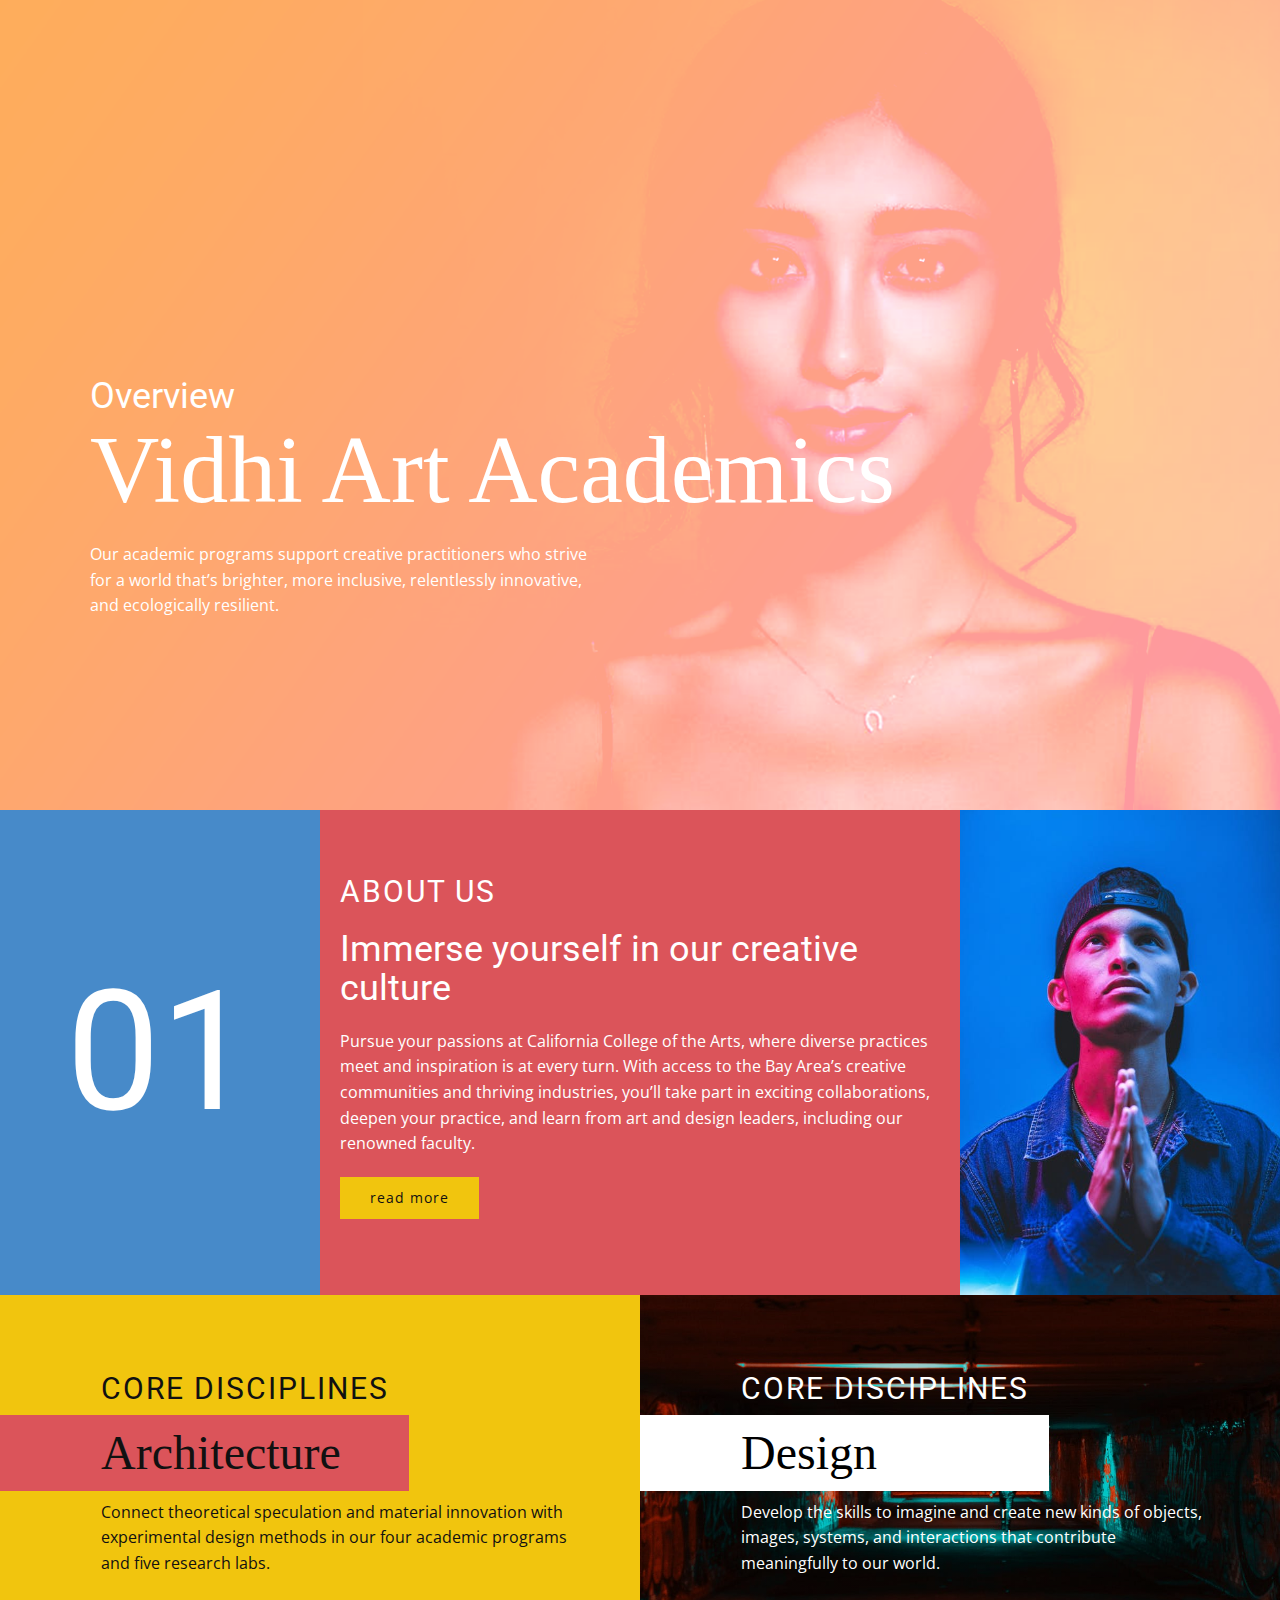
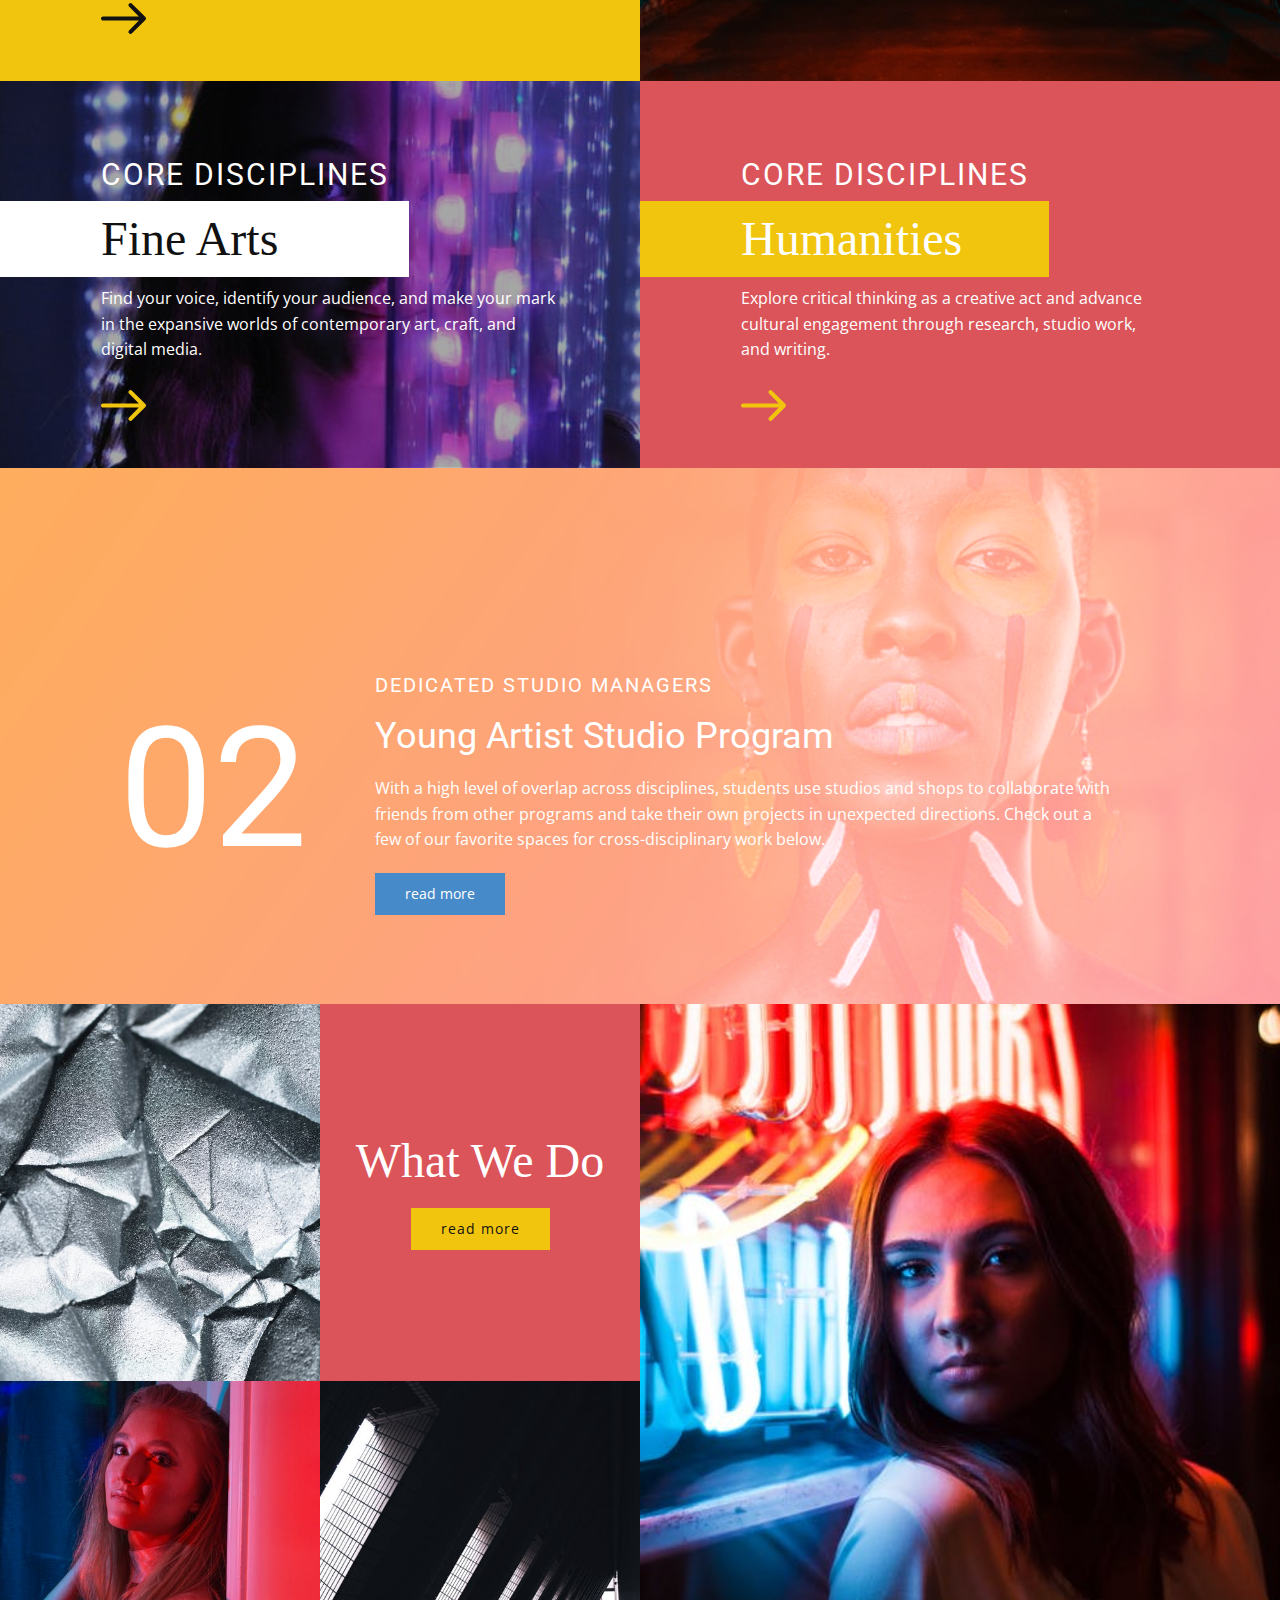
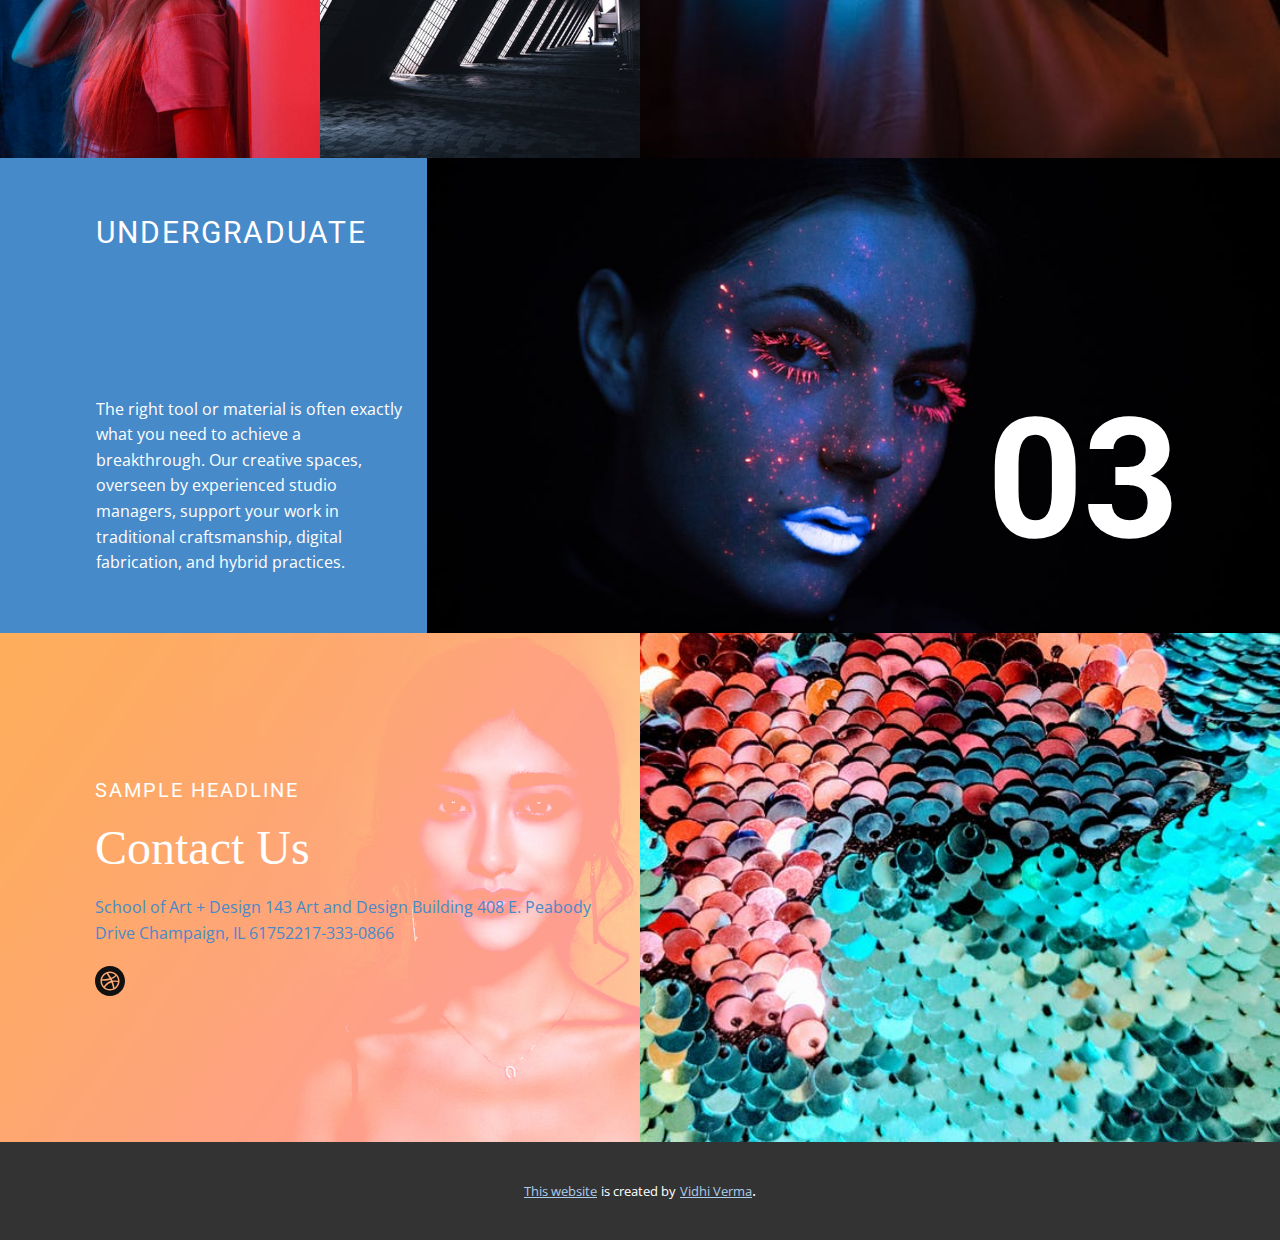
<file: index.html>
<!DOCTYPE html>
<html style="font-size: 16px;">
  <head>
    <meta name="viewport" content="width=device-width, initial-scale=1.0">
    <meta charset="utf-8">
    <meta name="keywords" content="Overview, Art Academics, 01, Immerse yourself in our creative culture, Architecture, Design, Fine Arts, Humanities, 02, Young Artist Studio Program, What We Do, Studios + Shops, 03, Contact Us">
    <meta name="description" content="">
    <meta name="page_type" content="np-template-header-footer-from-plugin">
    <title>Page 1</title>
    <link rel="stylesheet" href="nicepage.css" media="screen">
<link rel="stylesheet" href="Page-1.css" media="screen">
    <script class="u-script" type="text/javascript" src="jquery.js" defer=""></script>
    <script class="u-script" type="text/javascript" src="nicepage.js" defer=""></script>
    <meta name="generator" content="Nicepage 4.8.2, nicepage.com">
    <link id="u-theme-google-font" rel="stylesheet" href="https://fonts.googleapis.com/css?family=Roboto:100,100i,300,300i,400,400i,500,500i,700,700i,900,900i|Open+Sans:300,300i,400,400i,500,500i,600,600i,700,700i,800,800i">
    
    
    
    
    
    
    
    
    <script type="application/ld+json">{
		"@context": "http://schema.org",
		"@type": "Organization",
		"name": ""
}</script>
    <meta name="theme-color" content="#478ac9">
    <meta property="og:title" content="Page 1">
    <meta property="og:type" content="website">
  </head>
  <body data-home-page="Page-1.html" data-home-page-title="Page 1" class="u-body u-xl-mode"> 
    <section class="u-clearfix u-image u-section-1" id="sec-ee06">
      <div class="u-clearfix u-sheet u-sheet-1">
        <div class="u-container-style u-group u-group-1">
          <div class="u-container-layout u-container-layout-1">
            <h2 class="u-subtitle u-text u-text-white u-text-1">Overview</h2>
            <h1 class="u-custom-font u-text u-text-body-alt-color u-title u-text-2">Vidhi Art Academics</h1>
            <p class="u-text u-text-body-alt-color u-text-3">Our academic programs support creative practitioners who strive for a world that’s brighter, more inclusive, relentlessly innovative, and ecologically resilient.</p>
          </div>
        </div>
      </div>
    </section>
    <section class="u-clearfix u-section-2" id="sec-ec3b">
      <div class="u-clearfix u-expanded-width u-layout-wrap u-layout-wrap-1">
        <div class="u-gutter-0 u-layout">
          <div class="u-layout-row">
            <div class="u-container-style u-layout-cell u-left-cell u-palette-1-base u-size-15 u-layout-cell-1">
              <div class="u-container-layout u-valign-middle-md u-valign-middle-sm u-container-layout-1">
                <h1 class="u-align-center u-text u-text-1">01</h1>
              </div>
            </div>
            <div class="u-container-style u-layout-cell u-palette-2-base u-size-30 u-layout-cell-2">
              <div class="u-container-layout u-valign-middle u-container-layout-2">
                <h3 class="u-text u-text-body-alt-color u-text-2">about us</h3>
                <h2 class="u-text u-text-white u-text-3">Immerse yourself in our creative culture</h2>
                <p class="u-text u-text-body-alt-color u-text-4">Pursue your passions at California College of the Arts, where diverse practices meet and inspiration is at every turn. With access to the Bay Area’s creative communities and thriving industries, you’ll take part in exciting
                                collaborations, deepen your practice, and learn from art and design leaders, including our renowned faculty.</p>
                <a href="https://google.com" class="u-btn u-button-style u-palette-3-base u-btn-1">read more</a>
              </div>
            </div>
            <div class="u-container-style u-image u-layout-cell u-right-cell u-size-15 u-image-1">
              <div class="u-container-layout"></div>
            </div>
          </div>
        </div>
      </div>
    </section>
    <section class="u-clearfix u-section-3" id="sec-4834">
      <div class="u-clearfix u-expanded-width u-layout-wrap u-layout-wrap-1">
        <div class="u-gutter-0 u-layout">
          <div class="u-layout-col">
            <div class="u-size-30">
              <div class="u-layout-row">
                <div class="u-container-style u-layout-cell u-left-cell u-palette-3-base u-size-30 u-layout-cell-1">
                  <div class="u-container-layout u-container-layout-1">
                    <h3 class="u-text u-text-1">Core disciplines</h3>
                    <div class="u-palette-2-base u-shape u-shape-rectangle u-shape-1"></div>
                    <h2 class="u-custom-font u-text u-text-2">Architecture</h2>
                    <p class="u-text u-text-3">Connect theoretical speculation and material innovation with experimental design methods in our four academic programs and five research labs.</p><span class="u-icon u-icon-circle u-icon-1" data-href="https://google.review"><svg class="u-svg-link" preserveAspectRatio="xMidYMin slice" viewBox="0 0 268.832 268.832" style=""><use xmlns:xlink="http://www.w3.org/1999/xlink" xlink:href="#svg-3b6a"></use></svg><svg class="u-svg-content" viewBox="0 0 268.832 268.832" x="0px" y="0px" id="svg-3b6a" style="enable-background:new 0 0 268.832 268.832;"><g><path d="M265.171,125.577l-80-80c-4.881-4.881-12.797-4.881-17.678,0c-4.882,4.882-4.882,12.796,0,17.678l58.661,58.661H12.5   c-6.903,0-12.5,5.597-12.5,12.5c0,6.902,5.597,12.5,12.5,12.5h213.654l-58.659,58.661c-4.882,4.882-4.882,12.796,0,17.678   c2.44,2.439,5.64,3.661,8.839,3.661s6.398-1.222,8.839-3.661l79.998-80C270.053,138.373,270.053,130.459,265.171,125.577z"></path>
</g></svg></span>
                  </div>
                </div>
                <div class="u-container-style u-image u-layout-cell u-right-cell u-shading u-size-30 u-image-1">
                  <div class="u-container-layout u-container-layout-2">
                    <h3 class="u-text u-text-4">Core disciplines</h3>
                    <div class="u-shape u-shape-rectangle u-white u-shape-2"></div>
                    <h2 class="u-custom-font u-text u-text-black u-text-5">Design</h2>
                    <p class="u-text u-text-6">Develop the skills to imagine and create new kinds of objects, images, systems, and interactions that contribute meaningfully to our world.</p>
                  </div>
                </div>
              </div>
            </div>
            <div class="u-size-30">
              <div class="u-layout-row">
                <div class="u-container-style u-image u-layout-cell u-left-cell u-shading u-size-30 u-image-2">
                  <div class="u-container-layout u-container-layout-3">
                    <h3 class="u-text u-text-7">Core disciplines</h3>
                    <div class="u-shape u-shape-rectangle u-white u-shape-3"></div>
                    <h2 class="u-custom-font u-text u-text-body-color u-text-8">Fine Arts</h2>
                    <p class="u-text u-text-9">Find your voice, identify your audience, and make your mark in the expansive worlds of contemporary art, craft, and digital media.</p><span class="u-icon u-icon-circle u-text-palette-3-base u-icon-2"><svg class="u-svg-link" preserveAspectRatio="xMidYMin slice" viewBox="0 0 268.832 268.832" style=""><use xmlns:xlink="http://www.w3.org/1999/xlink" xlink:href="#svg-dee5"></use></svg><svg class="u-svg-content" viewBox="0 0 268.832 268.832" x="0px" y="0px" id="svg-dee5" style="enable-background:new 0 0 268.832 268.832;"><g><path d="M265.171,125.577l-80-80c-4.881-4.881-12.797-4.881-17.678,0c-4.882,4.882-4.882,12.796,0,17.678l58.661,58.661H12.5   c-6.903,0-12.5,5.597-12.5,12.5c0,6.902,5.597,12.5,12.5,12.5h213.654l-58.659,58.661c-4.882,4.882-4.882,12.796,0,17.678   c2.44,2.439,5.64,3.661,8.839,3.661s6.398-1.222,8.839-3.661l79.998-80C270.053,138.373,270.053,130.459,265.171,125.577z"></path>
</g></svg></span>
                  </div>
                </div>
                <div class="u-container-style u-layout-cell u-palette-2-base u-right-cell u-size-30 u-layout-cell-4">
                  <div class="u-container-layout u-container-layout-4">
                    <h3 class="u-text u-text-10">Core disciplines</h3>
                    <div class="u-palette-3-base u-shape u-shape-rectangle u-shape-4"></div>
                    <h2 class="u-custom-font u-text u-text-11">Humanities</h2>
                    <p class="u-text u-text-12">Explore critical thinking as a creative act and advance cultural engagement through research, studio work, and writing.</p><span class="u-icon u-icon-circle u-text-palette-3-base u-icon-3"><svg class="u-svg-link" preserveAspectRatio="xMidYMin slice" viewBox="0 0 268.832 268.832" style=""><use xmlns:xlink="http://www.w3.org/1999/xlink" xlink:href="#svg-137b"></use></svg><svg class="u-svg-content" viewBox="0 0 268.832 268.832" x="0px" y="0px" id="svg-137b" style="enable-background:new 0 0 268.832 268.832;"><g><path d="M265.171,125.577l-80-80c-4.881-4.881-12.797-4.881-17.678,0c-4.882,4.882-4.882,12.796,0,17.678l58.661,58.661H12.5   c-6.903,0-12.5,5.597-12.5,12.5c0,6.902,5.597,12.5,12.5,12.5h213.654l-58.659,58.661c-4.882,4.882-4.882,12.796,0,17.678   c2.44,2.439,5.64,3.661,8.839,3.661s6.398-1.222,8.839-3.661l79.998-80C270.053,138.373,270.053,130.459,265.171,125.577z"></path>
</g></svg></span>
                  </div>
                </div>
              </div>
            </div>
          </div>
        </div>
      </div>
    </section>
    <section class="u-clearfix u-image u-section-4" id="sec-de89">
      <div class="u-clearfix u-sheet u-sheet-1">
        <div class="u-clearfix u-expanded-width u-layout-wrap u-layout-wrap-1">
          <div class="u-layout">
            <div class="u-layout-row">
              <div class="u-align-center u-container-style u-layout-cell u-left-cell u-size-15 u-layout-cell-1">
                <div class="u-container-layout u-valign-middle u-container-layout-1">
                  <h1 class="u-text u-text-body-alt-color u-text-1">02</h1>
                </div>
              </div>
              <div class="u-align-left u-container-style u-layout-cell u-right-cell u-size-45 u-layout-cell-2">
                <div class="u-container-layout u-valign-middle u-container-layout-2">
                  <h3 class="u-text u-text-body-alt-color u-text-2">Dedicated studio managers</h3>
                  <h2 class="u-text u-text-white u-text-3">Young Artist Studio Program</h2>
                  <p class="u-text u-text-body-alt-color u-text-4">With a high level of overlap across disciplines, students use studios and shops to collaborate with friends from other programs and take their own projects in unexpected directions. Check out a few of our favorite spaces
                                    for cross-disciplinary work below.</p>
                  <a href="https://google.com" class="u-btn u-button-style u-palette-1-base u-btn-1">read more</a>
                </div>
              </div>
            </div>
          </div>
        </div>
      </div>
    </section>
    <section class="u-clearfix u-section-5" id="sec-24a5">
      <div class="u-clearfix u-expanded-width u-layout-wrap u-layout-wrap-1">
        <div class="u-layout">
          <div class="u-layout-row">
            <div class="u-size-30 u-size-60-md">
              <div class="u-layout-col">
                <div class="u-size-30">
                  <div class="u-layout-row">
                    <div class="u-container-style u-image u-layout-cell u-right-cell u-size-30 u-image-1">
                      <div class="u-container-layout"></div>
                    </div>
                    <div class="u-align-center u-container-style u-layout-cell u-palette-2-base u-size-30 u-layout-cell-2">
                      <div class="u-container-layout u-valign-middle u-container-layout-2">
                        <h2 class="u-custom-font u-text u-text-body-alt-color u-text-1">What We Do</h2>
                        <a href="https://google.com" class="u-btn u-button-style u-palette-3-base u-btn-1">read more</a>
                      </div>
                    </div>
                  </div>
                </div>
                <div class="u-size-30">
                  <div class="u-layout-row">
                    <div class="u-container-style u-image u-layout-cell u-right-cell u-size-30 u-image-2">
                      <div class="u-container-layout"></div>
                    </div>
                    <div class="u-container-style u-image u-layout-cell u-size-30 u-image-3">
                      <div class="u-container-layout"></div>
                    </div>
                  </div>
                </div>
              </div>
            </div>
            <div class="u-size-30 u-size-60-md">
              <div class="u-layout-col">
                <div class="u-container-style u-image u-layout-cell u-left-cell u-size-60 u-image-4">
                  <div class="u-container-layout"></div>
                </div>
              </div>
            </div>
          </div>
        </div>
      </div>
    </section>
    <section class="u-clearfix u-section-6" id="sec-4f94">
      <div class="u-clearfix u-expanded-width u-layout-wrap u-layout-wrap-1">
        <div class="u-gutter-0 u-layout">
          <div class="u-layout-row">
            <div class="u-container-style u-layout-cell u-left-cell u-palette-1-base u-size-20 u-layout-cell-1">
              <div class="u-container-layout u-valign-middle-lg u-valign-middle-md u-valign-middle-sm u-valign-middle-xl u-container-layout-1">
                <h3 class="u-text u-text-1">Undergraduate</h3>
                <h2 class="u-custom-font u-text u-text-2">
                  <a class="u-active-none u-border-none u-btn u-button-link u-button-style u-hover-none u-none u-text-palette-1-base u-btn-1" href="https://google.com">Studios + Shops</a>
                </h2>
                <p class="u-text u-text-3">The right tool or material is often exactly what you need to achieve a breakthrough. Our creative spaces, overseen by experienced studio managers, support your work in traditional craftsmanship, digital fabrication, and hybrid
                                practices. </p>
              </div>
            </div>
            <div class="u-container-style u-image u-layout-cell u-right-cell u-size-40 u-image-1">
              <div class="u-container-layout u-container-layout-2">
                <h2 class="u-align-center u-text u-text-body-alt-color u-text-4">03</h2>
              </div>
            </div>
          </div>
        </div>
      </div>
    </section>
    <section class="u-clearfix u-section-7" id="sec-a74b">
      <div class="u-clearfix u-expanded-width u-layout-wrap u-layout-wrap-1">
        <div class="u-layout">
          <div class="u-layout-row">
            <div class="u-container-style u-image u-layout-cell u-left-cell u-size-30 u-image-1">
              <div class="u-container-layout u-valign-middle-lg u-valign-middle-md u-valign-middle-sm u-valign-middle-xl u-container-layout-1">
                <h3 class="u-text u-text-body-alt-color u-text-1">Sample Headline</h3>
                <h2 class="u-custom-font u-text u-text-white u-text-2">Contact Us</h2>
                <p class="u-text u-text-body-alt-color u-text-3">
                  <a class="u-active-none u-border-none u-btn u-button-link u-button-style u-hover-none u-none u-text-palette-1-base u-btn-1" href="https://google.com">School of Art + Design                                143 Art and Design Building                                408 E. Peabody Drive                                Champaign, IL 61752217-333-0866</a>
                </p>
                <div class="u-social-icons u-spacing-10 u-social-icons-1">
                  <a class="u-social-url" target="_blank" href=""><span class="u-icon u-icon-circle u-social-dribbble u-social-icon u-icon-1"><svg class="u-svg-link" preserveAspectRatio="xMidYMin slice" viewBox="0 0 112.2 112.2" style="width: 30px;"><use xmlns:xlink="http://www.w3.org/1999/xlink" xlink:href="#svg-7c70"></use></svg><svg x="0px" y="0px" viewBox="0 0 112.2 112.2" style="enable-background:new 0 0 112.2 112.2;" xml:space="preserve" id="svg-7c70" class="u-svg-content"><path d="M54.2,46.1c-4.8-8.5-10-15.7-11-17.2c-8.3,4-14.5,11.6-16.5,20.8h0.3C29.7,49.8,41.2,49.5,54.2,46.1z"></path><path d="M58.2,56.2c0.3-0.1,0.7-0.2,1-0.3c-0.7-1.6-1.5-3.2-2.3-4.8c-13.4,4-26.4,4.3-30.1,4.3c-0.3,0-0.6,0-0.8,0 c0,0.2,0,0.5,0,0.7c0,7.6,2.9,14.6,7.6,19.9C34.8,74,43.1,61.1,58.2,56.2z"></path><path d="M76,33.5C70.6,28.9,63.7,26,56.1,26c-2.3,0-4.6,0.3-6.8,0.8c1.2,1.7,6.4,8.8,11.1,17.4 C70.6,40.4,75.1,34.7,76,33.5z"></path><path d="M61.3,61.3C44.8,67,38.6,78.3,37.7,80c5.1,3.9,11.5,6.3,18.4,6.3c4.1,0,8.1-0.8,11.6-2.3 C67.3,81.1,65.5,72.1,61.3,61.3C61.4,61.3,61.3,61.3,61.3,61.3z"></path><path d="M56.1,0C25.1,0,0,25.1,0,56.1c0,31,25.1,56.1,56.1,56.1c31,0,56.1-25.1,56.1-56.1C112.2,25.1,87.1,0,56.1,0z M56.1,91.7c-19.7,0-35.7-16-35.7-35.6c0-19.6,16-35.6,35.7-35.6c19.7,0,35.7,16,35.7,35.6C91.8,75.7,75.8,91.7,56.1,91.7z"></path><path d="M67.4,59.8c3.7,10.3,5.4,18.8,5.8,21.1c6.6-4.5,11.3-11.7,12.7-19.9c-1.1-0.4-6.1-1.7-12.4-1.7 C71.5,59.3,69.5,59.5,67.4,59.8z"></path><path d="M62.9,49c0.7,1.4,1.3,2.8,1.9,4.2c0.2,0.5,0.4,1,0.6,1.4c2.3-0.3,4.7-0.4,6.9-0.4c6.9,0,12.6,1.1,13.9,1.3 c-0.1-6.9-2.6-13.3-6.7-18.4C78.5,38.7,73.4,44.7,62.9,49z"></path></svg></span>
                  </a>
                </div>
              </div>
            </div>
            <div class="u-container-style u-image u-layout-cell u-right-cell u-size-30 u-image-2">
              <div class="u-container-layout"></div>
            </div>
          </div>
        </div>
      </div>
    </section>
    
    
    
    <section class="u-backlink u-clearfix u-grey-80">
      <a class="u-link" href="https://google.com/website-templates" target="_blank">
        <span>This website</span>
      </a>
      <p class="u-text">
        <span>is created by</span>
      </p>
      <a class="u-link" href="" target="_blank">
        <span>Vidhi Verma</span>
      </a>. 
    </section>
  </body>
</html>
</file>
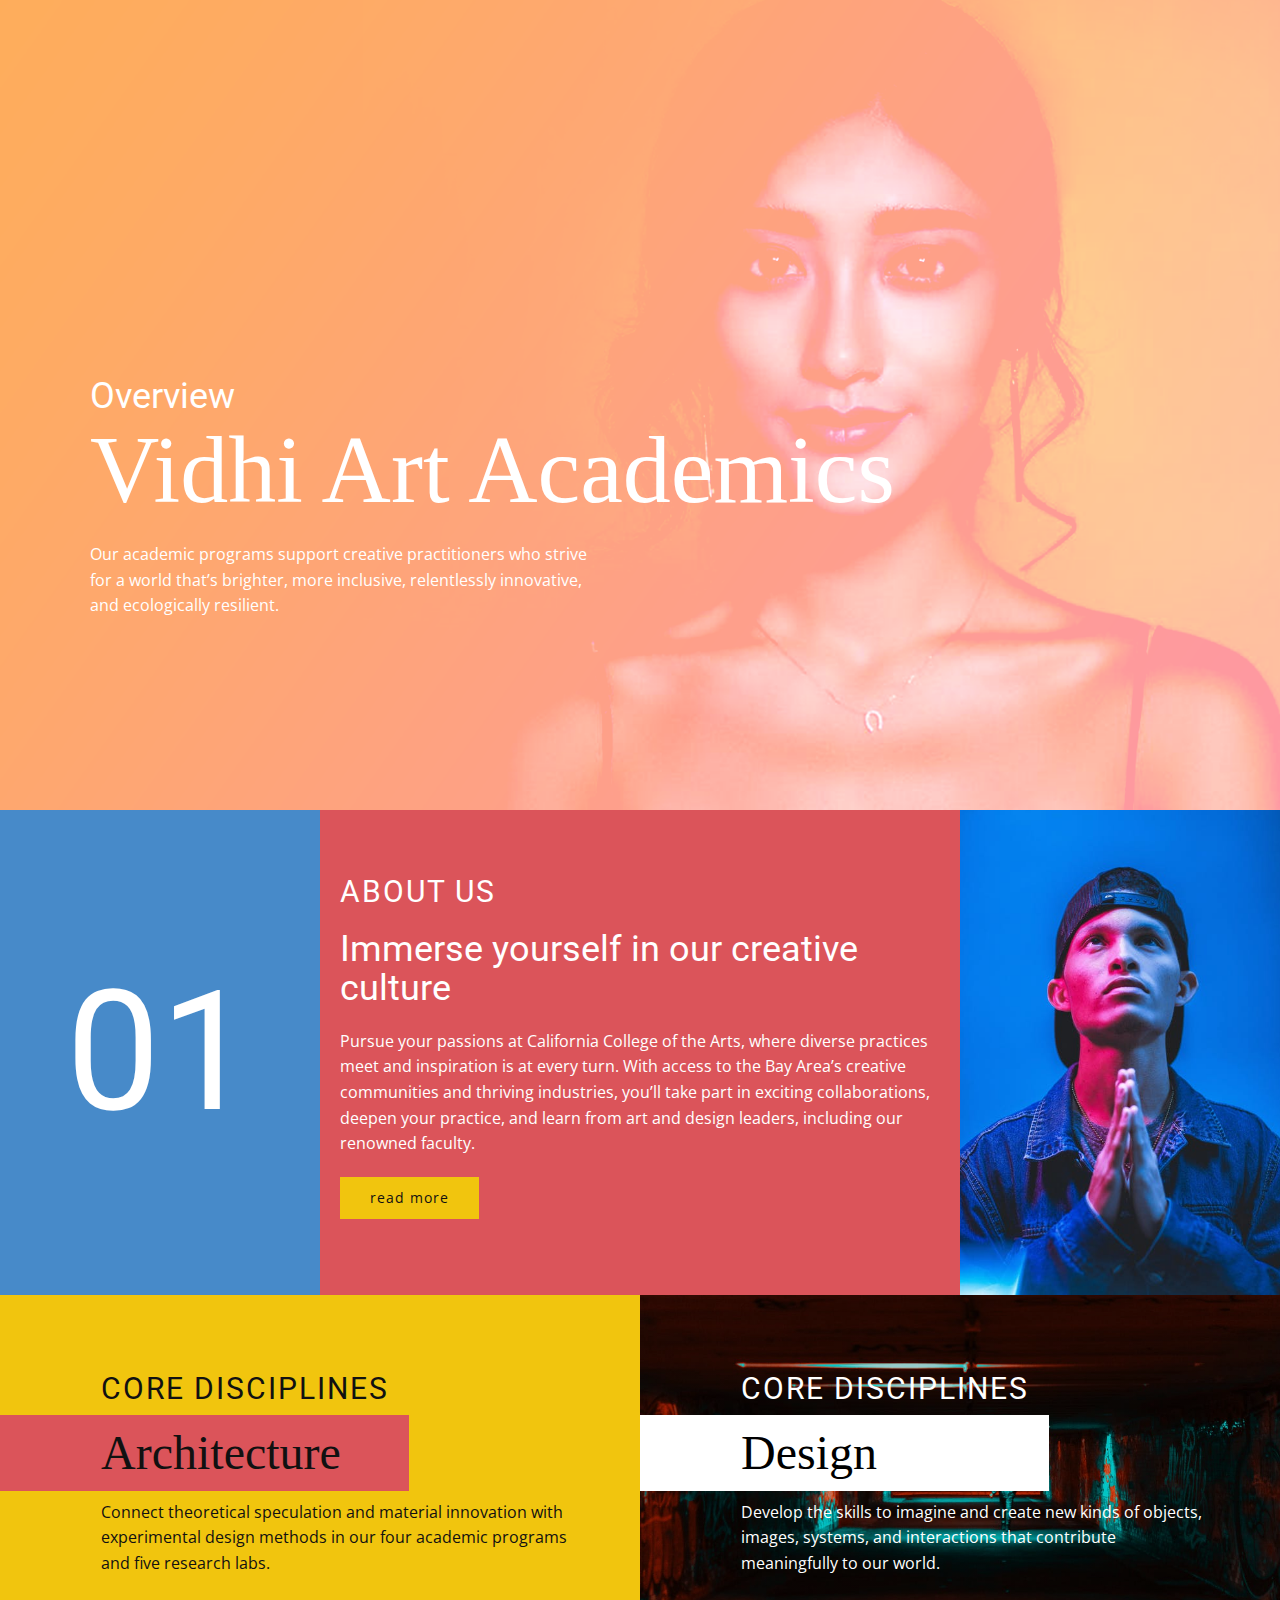
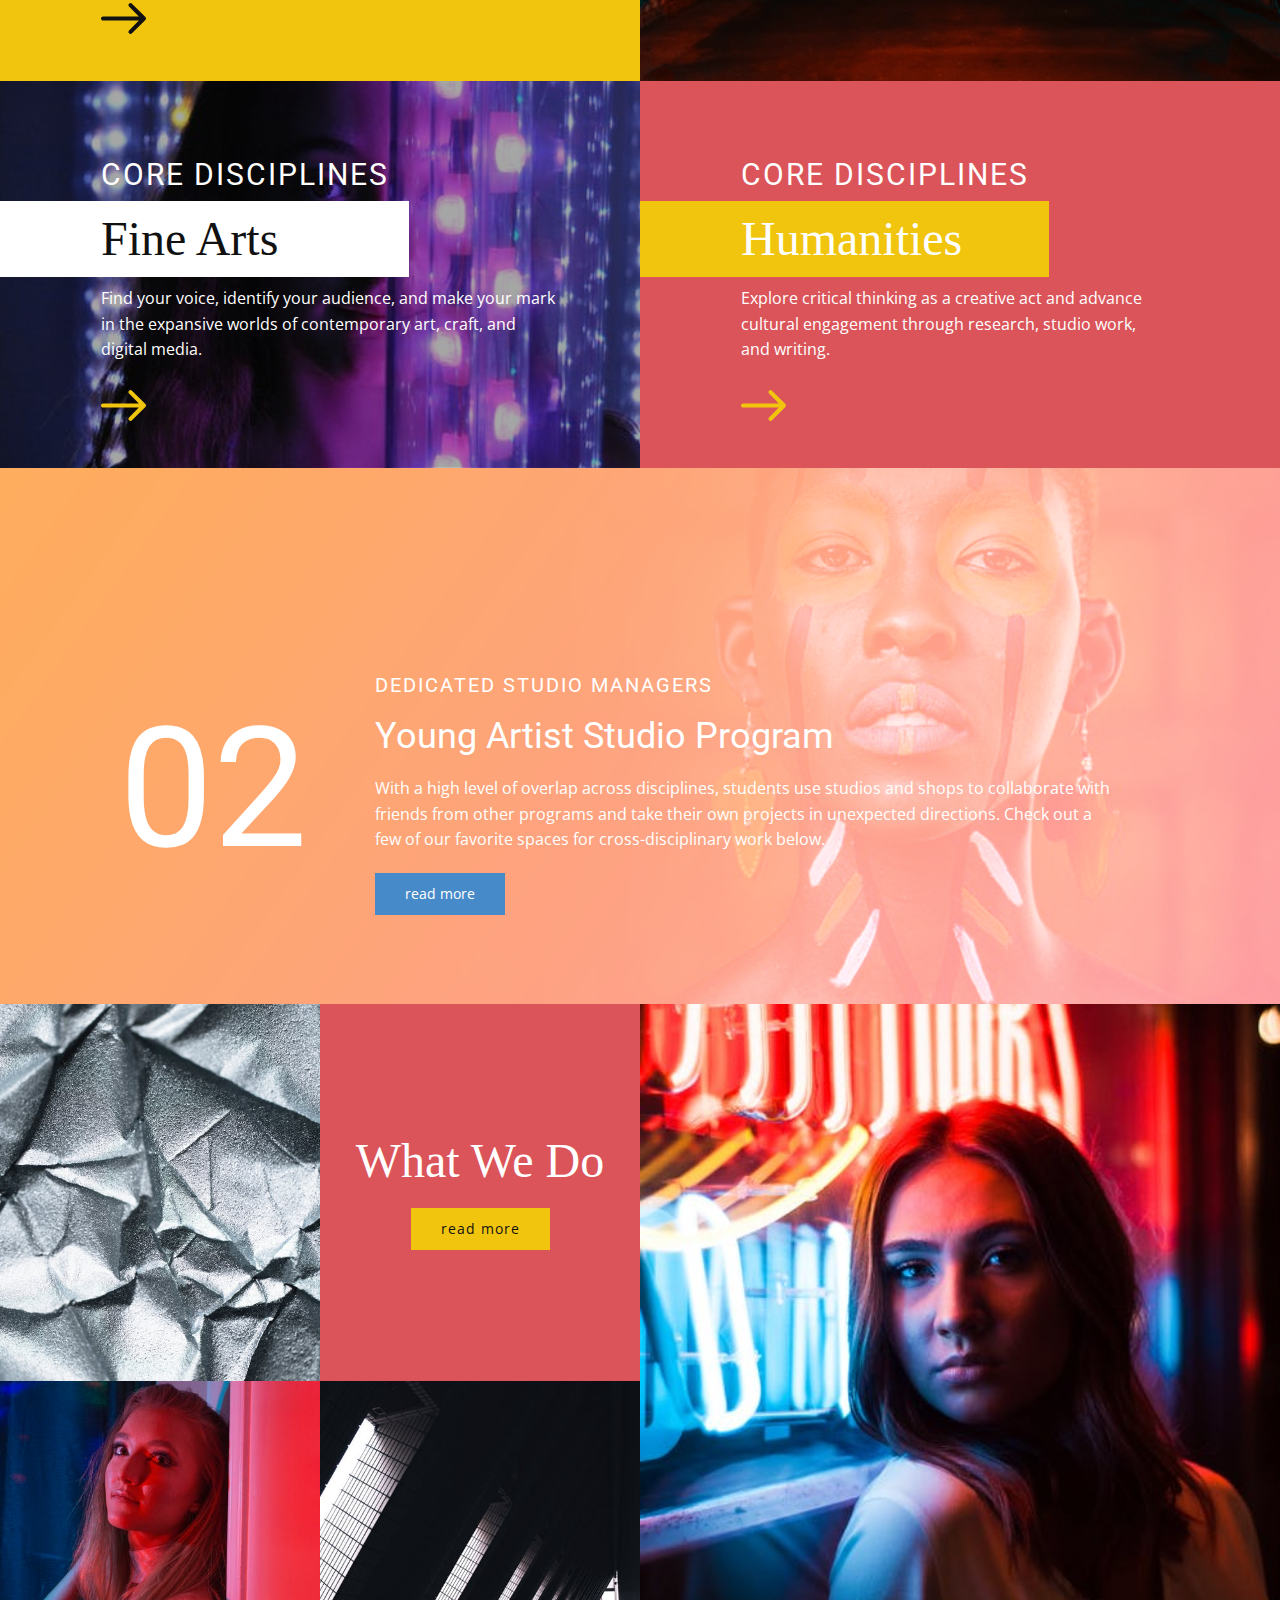
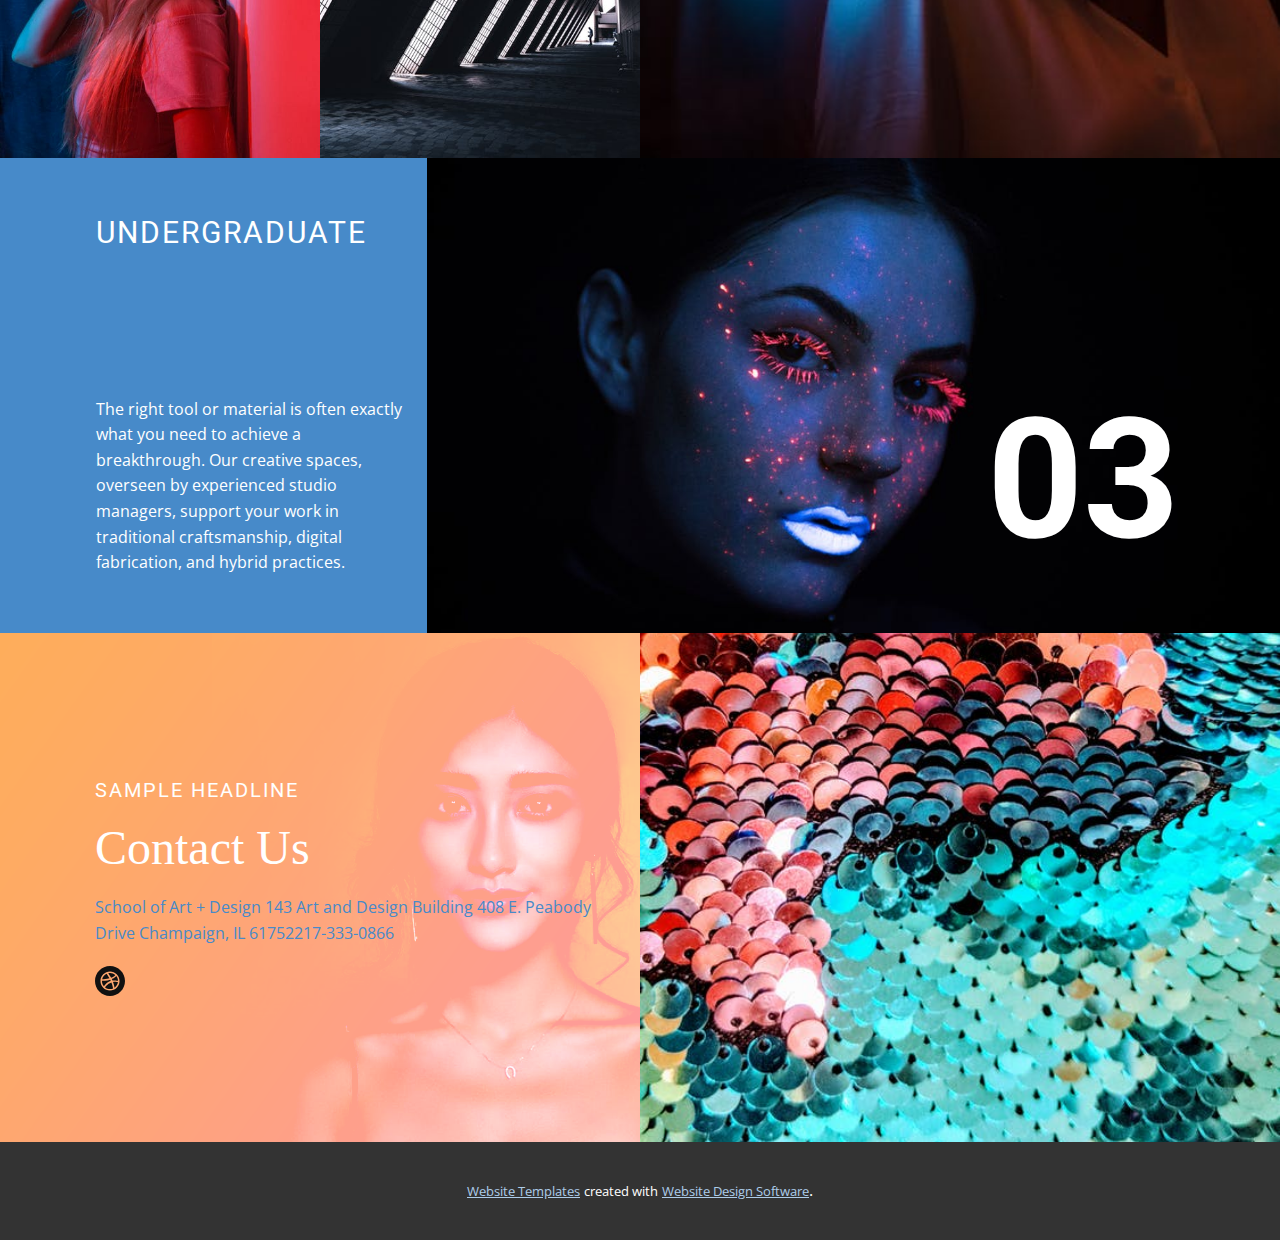
<file: Page-1.html>
<!DOCTYPE html>
<html style="font-size: 16px;">
  <head>
    <meta name="viewport" content="width=device-width, initial-scale=1.0">
    <meta charset="utf-8">
    <meta name="keywords" content="Overview, Art Academics, 01, Immerse yourself in our creative culture, Architecture, Design, Fine Arts, Humanities, 02, Young Artist Studio Program, What We Do, Studios + Shops, 03, Contact Us">
    <meta name="description" content="">
    <meta name="page_type" content="np-template-header-footer-from-plugin">
    <title>Page 1</title>
    <link rel="stylesheet" href="nicepage.css" media="screen">
<link rel="stylesheet" href="Page-1.css" media="screen">
    <script class="u-script" type="text/javascript" src="jquery.js" defer=""></script>
    <script class="u-script" type="text/javascript" src="nicepage.js" defer=""></script>
    <meta name="generator" content="Nicepage 4.8.2, nicepage.com">
    <link id="u-theme-google-font" rel="stylesheet" href="https://fonts.googleapis.com/css?family=Roboto:100,100i,300,300i,400,400i,500,500i,700,700i,900,900i|Open+Sans:300,300i,400,400i,500,500i,600,600i,700,700i,800,800i">
    
    
    
    
    
    
    
    
    <script type="application/ld+json">{
		"@context": "http://schema.org",
		"@type": "Organization",
		"name": ""
}</script>
    <meta name="theme-color" content="#478ac9">
    <meta property="og:title" content="Page 1">
    <meta property="og:type" content="website">
  </head>
  <body class="u-body u-xl-mode"> 
    <section class="u-clearfix u-image u-section-1" id="sec-ee06">
      <div class="u-clearfix u-sheet u-sheet-1">
        <div class="u-container-style u-group u-group-1">
          <div class="u-container-layout u-container-layout-1">
            <h2 class="u-subtitle u-text u-text-white u-text-1">Overview</h2>
            <h1 class="u-custom-font u-text u-text-body-alt-color u-title u-text-2">Vidhi Art Academics</h1>
            <p class="u-text u-text-body-alt-color u-text-3">Our academic programs support creative practitioners who strive for a world that’s brighter, more inclusive, relentlessly innovative, and ecologically resilient.</p>
          </div>
        </div>
      </div>
    </section>
    <section class="u-clearfix u-section-2" id="sec-ec3b">
      <div class="u-clearfix u-expanded-width u-layout-wrap u-layout-wrap-1">
        <div class="u-gutter-0 u-layout">
          <div class="u-layout-row">
            <div class="u-container-style u-layout-cell u-left-cell u-palette-1-base u-size-15 u-layout-cell-1">
              <div class="u-container-layout u-valign-middle-md u-valign-middle-sm u-container-layout-1">
                <h1 class="u-align-center u-text u-text-1">01</h1>
              </div>
            </div>
            <div class="u-container-style u-layout-cell u-palette-2-base u-size-30 u-layout-cell-2">
              <div class="u-container-layout u-valign-middle u-container-layout-2">
                <h3 class="u-text u-text-body-alt-color u-text-2">about us</h3>
                <h2 class="u-text u-text-white u-text-3">Immerse yourself in our creative culture</h2>
                <p class="u-text u-text-body-alt-color u-text-4">Pursue your passions at California College of the Arts, where diverse practices meet and inspiration is at every turn. With access to the Bay Area’s creative communities and thriving industries, you’ll take part in exciting
                                collaborations, deepen your practice, and learn from art and design leaders, including our renowned faculty.</p>
                <a href="https://google.com" class="u-btn u-button-style u-palette-3-base u-btn-1">read more</a>
              </div>
            </div>
            <div class="u-container-style u-image u-layout-cell u-right-cell u-size-15 u-image-1">
              <div class="u-container-layout"></div>
            </div>
          </div>
        </div>
      </div>
    </section>
    <section class="u-clearfix u-section-3" id="sec-4834">
      <div class="u-clearfix u-expanded-width u-layout-wrap u-layout-wrap-1">
        <div class="u-gutter-0 u-layout">
          <div class="u-layout-col">
            <div class="u-size-30">
              <div class="u-layout-row">
                <div class="u-container-style u-layout-cell u-left-cell u-palette-3-base u-size-30 u-layout-cell-1">
                  <div class="u-container-layout u-container-layout-1">
                    <h3 class="u-text u-text-1">Core disciplines</h3>
                    <div class="u-palette-2-base u-shape u-shape-rectangle u-shape-1"></div>
                    <h2 class="u-custom-font u-text u-text-2">Architecture</h2>
                    <p class="u-text u-text-3">Connect theoretical speculation and material innovation with experimental design methods in our four academic programs and five research labs.</p><span class="u-icon u-icon-circle u-icon-1" data-href="https://google.review"><svg class="u-svg-link" preserveAspectRatio="xMidYMin slice" viewBox="0 0 268.832 268.832" style=""><use xmlns:xlink="http://www.w3.org/1999/xlink" xlink:href="#svg-3b6a"></use></svg><svg class="u-svg-content" viewBox="0 0 268.832 268.832" x="0px" y="0px" id="svg-3b6a" style="enable-background:new 0 0 268.832 268.832;"><g><path d="M265.171,125.577l-80-80c-4.881-4.881-12.797-4.881-17.678,0c-4.882,4.882-4.882,12.796,0,17.678l58.661,58.661H12.5   c-6.903,0-12.5,5.597-12.5,12.5c0,6.902,5.597,12.5,12.5,12.5h213.654l-58.659,58.661c-4.882,4.882-4.882,12.796,0,17.678   c2.44,2.439,5.64,3.661,8.839,3.661s6.398-1.222,8.839-3.661l79.998-80C270.053,138.373,270.053,130.459,265.171,125.577z"></path>
</g></svg></span>
                  </div>
                </div>
                <div class="u-container-style u-image u-layout-cell u-right-cell u-shading u-size-30 u-image-1">
                  <div class="u-container-layout u-container-layout-2">
                    <h3 class="u-text u-text-4">Core disciplines</h3>
                    <div class="u-shape u-shape-rectangle u-white u-shape-2"></div>
                    <h2 class="u-custom-font u-text u-text-black u-text-5">Design</h2>
                    <p class="u-text u-text-6">Develop the skills to imagine and create new kinds of objects, images, systems, and interactions that contribute meaningfully to our world.</p>
                  </div>
                </div>
              </div>
            </div>
            <div class="u-size-30">
              <div class="u-layout-row">
                <div class="u-container-style u-image u-layout-cell u-left-cell u-shading u-size-30 u-image-2">
                  <div class="u-container-layout u-container-layout-3">
                    <h3 class="u-text u-text-7">Core disciplines</h3>
                    <div class="u-shape u-shape-rectangle u-white u-shape-3"></div>
                    <h2 class="u-custom-font u-text u-text-body-color u-text-8">Fine Arts</h2>
                    <p class="u-text u-text-9">Find your voice, identify your audience, and make your mark in the expansive worlds of contemporary art, craft, and digital media.</p><span class="u-icon u-icon-circle u-text-palette-3-base u-icon-2"><svg class="u-svg-link" preserveAspectRatio="xMidYMin slice" viewBox="0 0 268.832 268.832" style=""><use xmlns:xlink="http://www.w3.org/1999/xlink" xlink:href="#svg-dee5"></use></svg><svg class="u-svg-content" viewBox="0 0 268.832 268.832" x="0px" y="0px" id="svg-dee5" style="enable-background:new 0 0 268.832 268.832;"><g><path d="M265.171,125.577l-80-80c-4.881-4.881-12.797-4.881-17.678,0c-4.882,4.882-4.882,12.796,0,17.678l58.661,58.661H12.5   c-6.903,0-12.5,5.597-12.5,12.5c0,6.902,5.597,12.5,12.5,12.5h213.654l-58.659,58.661c-4.882,4.882-4.882,12.796,0,17.678   c2.44,2.439,5.64,3.661,8.839,3.661s6.398-1.222,8.839-3.661l79.998-80C270.053,138.373,270.053,130.459,265.171,125.577z"></path>
</g></svg></span>
                  </div>
                </div>
                <div class="u-container-style u-layout-cell u-palette-2-base u-right-cell u-size-30 u-layout-cell-4">
                  <div class="u-container-layout u-container-layout-4">
                    <h3 class="u-text u-text-10">Core disciplines</h3>
                    <div class="u-palette-3-base u-shape u-shape-rectangle u-shape-4"></div>
                    <h2 class="u-custom-font u-text u-text-11">Humanities</h2>
                    <p class="u-text u-text-12">Explore critical thinking as a creative act and advance cultural engagement through research, studio work, and writing.</p><span class="u-icon u-icon-circle u-text-palette-3-base u-icon-3"><svg class="u-svg-link" preserveAspectRatio="xMidYMin slice" viewBox="0 0 268.832 268.832" style=""><use xmlns:xlink="http://www.w3.org/1999/xlink" xlink:href="#svg-137b"></use></svg><svg class="u-svg-content" viewBox="0 0 268.832 268.832" x="0px" y="0px" id="svg-137b" style="enable-background:new 0 0 268.832 268.832;"><g><path d="M265.171,125.577l-80-80c-4.881-4.881-12.797-4.881-17.678,0c-4.882,4.882-4.882,12.796,0,17.678l58.661,58.661H12.5   c-6.903,0-12.5,5.597-12.5,12.5c0,6.902,5.597,12.5,12.5,12.5h213.654l-58.659,58.661c-4.882,4.882-4.882,12.796,0,17.678   c2.44,2.439,5.64,3.661,8.839,3.661s6.398-1.222,8.839-3.661l79.998-80C270.053,138.373,270.053,130.459,265.171,125.577z"></path>
</g></svg></span>
                  </div>
                </div>
              </div>
            </div>
          </div>
        </div>
      </div>
    </section>
    <section class="u-clearfix u-image u-section-4" id="sec-de89">
      <div class="u-clearfix u-sheet u-sheet-1">
        <div class="u-clearfix u-expanded-width u-layout-wrap u-layout-wrap-1">
          <div class="u-layout">
            <div class="u-layout-row">
              <div class="u-align-center u-container-style u-layout-cell u-left-cell u-size-15 u-layout-cell-1">
                <div class="u-container-layout u-valign-middle u-container-layout-1">
                  <h1 class="u-text u-text-body-alt-color u-text-1">02</h1>
                </div>
              </div>
              <div class="u-align-left u-container-style u-layout-cell u-right-cell u-size-45 u-layout-cell-2">
                <div class="u-container-layout u-valign-middle u-container-layout-2">
                  <h3 class="u-text u-text-body-alt-color u-text-2">Dedicated studio managers</h3>
                  <h2 class="u-text u-text-white u-text-3">Young Artist Studio Program</h2>
                  <p class="u-text u-text-body-alt-color u-text-4">With a high level of overlap across disciplines, students use studios and shops to collaborate with friends from other programs and take their own projects in unexpected directions. Check out a few of our favorite spaces
                                    for cross-disciplinary work below.</p>
                  <a href="https://google.com" class="u-btn u-button-style u-palette-1-base u-btn-1">read more</a>
                </div>
              </div>
            </div>
          </div>
        </div>
      </div>
    </section>
    <section class="u-clearfix u-section-5" id="sec-24a5">
      <div class="u-clearfix u-expanded-width u-layout-wrap u-layout-wrap-1">
        <div class="u-layout">
          <div class="u-layout-row">
            <div class="u-size-30 u-size-60-md">
              <div class="u-layout-col">
                <div class="u-size-30">
                  <div class="u-layout-row">
                    <div class="u-container-style u-image u-layout-cell u-right-cell u-size-30 u-image-1">
                      <div class="u-container-layout"></div>
                    </div>
                    <div class="u-align-center u-container-style u-layout-cell u-palette-2-base u-size-30 u-layout-cell-2">
                      <div class="u-container-layout u-valign-middle u-container-layout-2">
                        <h2 class="u-custom-font u-text u-text-body-alt-color u-text-1">What We Do</h2>
                        <a href="https://google.com" class="u-btn u-button-style u-palette-3-base u-btn-1">read more</a>
                      </div>
                    </div>
                  </div>
                </div>
                <div class="u-size-30">
                  <div class="u-layout-row">
                    <div class="u-container-style u-image u-layout-cell u-right-cell u-size-30 u-image-2">
                      <div class="u-container-layout"></div>
                    </div>
                    <div class="u-container-style u-image u-layout-cell u-size-30 u-image-3">
                      <div class="u-container-layout"></div>
                    </div>
                  </div>
                </div>
              </div>
            </div>
            <div class="u-size-30 u-size-60-md">
              <div class="u-layout-col">
                <div class="u-container-style u-image u-layout-cell u-left-cell u-size-60 u-image-4">
                  <div class="u-container-layout"></div>
                </div>
              </div>
            </div>
          </div>
        </div>
      </div>
    </section>
    <section class="u-clearfix u-section-6" id="sec-4f94">
      <div class="u-clearfix u-expanded-width u-layout-wrap u-layout-wrap-1">
        <div class="u-gutter-0 u-layout">
          <div class="u-layout-row">
            <div class="u-container-style u-layout-cell u-left-cell u-palette-1-base u-size-20 u-layout-cell-1">
              <div class="u-container-layout u-valign-middle-lg u-valign-middle-md u-valign-middle-sm u-valign-middle-xl u-container-layout-1">
                <h3 class="u-text u-text-1">Undergraduate</h3>
                <h2 class="u-custom-font u-text u-text-2">
                  <a class="u-active-none u-border-none u-btn u-button-link u-button-style u-hover-none u-none u-text-palette-1-base u-btn-1" href="https://google.com">Studios + Shops</a>
                </h2>
                <p class="u-text u-text-3">The right tool or material is often exactly what you need to achieve a breakthrough. Our creative spaces, overseen by experienced studio managers, support your work in traditional craftsmanship, digital fabrication, and hybrid
                                practices. </p>
              </div>
            </div>
            <div class="u-container-style u-image u-layout-cell u-right-cell u-size-40 u-image-1">
              <div class="u-container-layout u-container-layout-2">
                <h2 class="u-align-center u-text u-text-body-alt-color u-text-4">03</h2>
              </div>
            </div>
          </div>
        </div>
      </div>
    </section>
    <section class="u-clearfix u-section-7" id="sec-a74b">
      <div class="u-clearfix u-expanded-width u-layout-wrap u-layout-wrap-1">
        <div class="u-layout">
          <div class="u-layout-row">
            <div class="u-container-style u-image u-layout-cell u-left-cell u-size-30 u-image-1">
              <div class="u-container-layout u-valign-middle-lg u-valign-middle-md u-valign-middle-sm u-valign-middle-xl u-container-layout-1">
                <h3 class="u-text u-text-body-alt-color u-text-1">Sample Headline</h3>
                <h2 class="u-custom-font u-text u-text-white u-text-2">Contact Us</h2>
                <p class="u-text u-text-body-alt-color u-text-3">
                  <a class="u-active-none u-border-none u-btn u-button-link u-button-style u-hover-none u-none u-text-palette-1-base u-btn-1" href="https://google.com">School of Art + Design                                143 Art and Design Building                                408 E. Peabody Drive                                Champaign, IL 61752217-333-0866</a>
                </p>
                <div class="u-social-icons u-spacing-10 u-social-icons-1">
                  <a class="u-social-url" target="_blank" href=""><span class="u-icon u-icon-circle u-social-dribbble u-social-icon u-icon-1"><svg class="u-svg-link" preserveAspectRatio="xMidYMin slice" viewBox="0 0 112.2 112.2" style="width: 30px;"><use xmlns:xlink="http://www.w3.org/1999/xlink" xlink:href="#svg-7c70"></use></svg><svg x="0px" y="0px" viewBox="0 0 112.2 112.2" style="enable-background:new 0 0 112.2 112.2;" xml:space="preserve" id="svg-7c70" class="u-svg-content"><path d="M54.2,46.1c-4.8-8.5-10-15.7-11-17.2c-8.3,4-14.5,11.6-16.5,20.8h0.3C29.7,49.8,41.2,49.5,54.2,46.1z"></path><path d="M58.2,56.2c0.3-0.1,0.7-0.2,1-0.3c-0.7-1.6-1.5-3.2-2.3-4.8c-13.4,4-26.4,4.3-30.1,4.3c-0.3,0-0.6,0-0.8,0 c0,0.2,0,0.5,0,0.7c0,7.6,2.9,14.6,7.6,19.9C34.8,74,43.1,61.1,58.2,56.2z"></path><path d="M76,33.5C70.6,28.9,63.7,26,56.1,26c-2.3,0-4.6,0.3-6.8,0.8c1.2,1.7,6.4,8.8,11.1,17.4 C70.6,40.4,75.1,34.7,76,33.5z"></path><path d="M61.3,61.3C44.8,67,38.6,78.3,37.7,80c5.1,3.9,11.5,6.3,18.4,6.3c4.1,0,8.1-0.8,11.6-2.3 C67.3,81.1,65.5,72.1,61.3,61.3C61.4,61.3,61.3,61.3,61.3,61.3z"></path><path d="M56.1,0C25.1,0,0,25.1,0,56.1c0,31,25.1,56.1,56.1,56.1c31,0,56.1-25.1,56.1-56.1C112.2,25.1,87.1,0,56.1,0z M56.1,91.7c-19.7,0-35.7-16-35.7-35.6c0-19.6,16-35.6,35.7-35.6c19.7,0,35.7,16,35.7,35.6C91.8,75.7,75.8,91.7,56.1,91.7z"></path><path d="M67.4,59.8c3.7,10.3,5.4,18.8,5.8,21.1c6.6-4.5,11.3-11.7,12.7-19.9c-1.1-0.4-6.1-1.7-12.4-1.7 C71.5,59.3,69.5,59.5,67.4,59.8z"></path><path d="M62.9,49c0.7,1.4,1.3,2.8,1.9,4.2c0.2,0.5,0.4,1,0.6,1.4c2.3-0.3,4.7-0.4,6.9-0.4c6.9,0,12.6,1.1,13.9,1.3 c-0.1-6.9-2.6-13.3-6.7-18.4C78.5,38.7,73.4,44.7,62.9,49z"></path></svg></span>
                  </a>
                </div>
              </div>
            </div>
            <div class="u-container-style u-image u-layout-cell u-right-cell u-size-30 u-image-2">
              <div class="u-container-layout"></div>
            </div>
          </div>
        </div>
      </div>
    </section>
    
    
    
    <section class="u-backlink u-clearfix u-grey-80">
      <a class="u-link" href="https://nicepage.com/website-templates" target="_blank">
        <span>Website Templates</span>
      </a>
      <p class="u-text">
        <span>created with</span>
      </p>
      <a class="u-link" href="" target="_blank">
        <span>Website Design Software</span>
      </a>. 
    </section>
  </body>
</html>
</file>
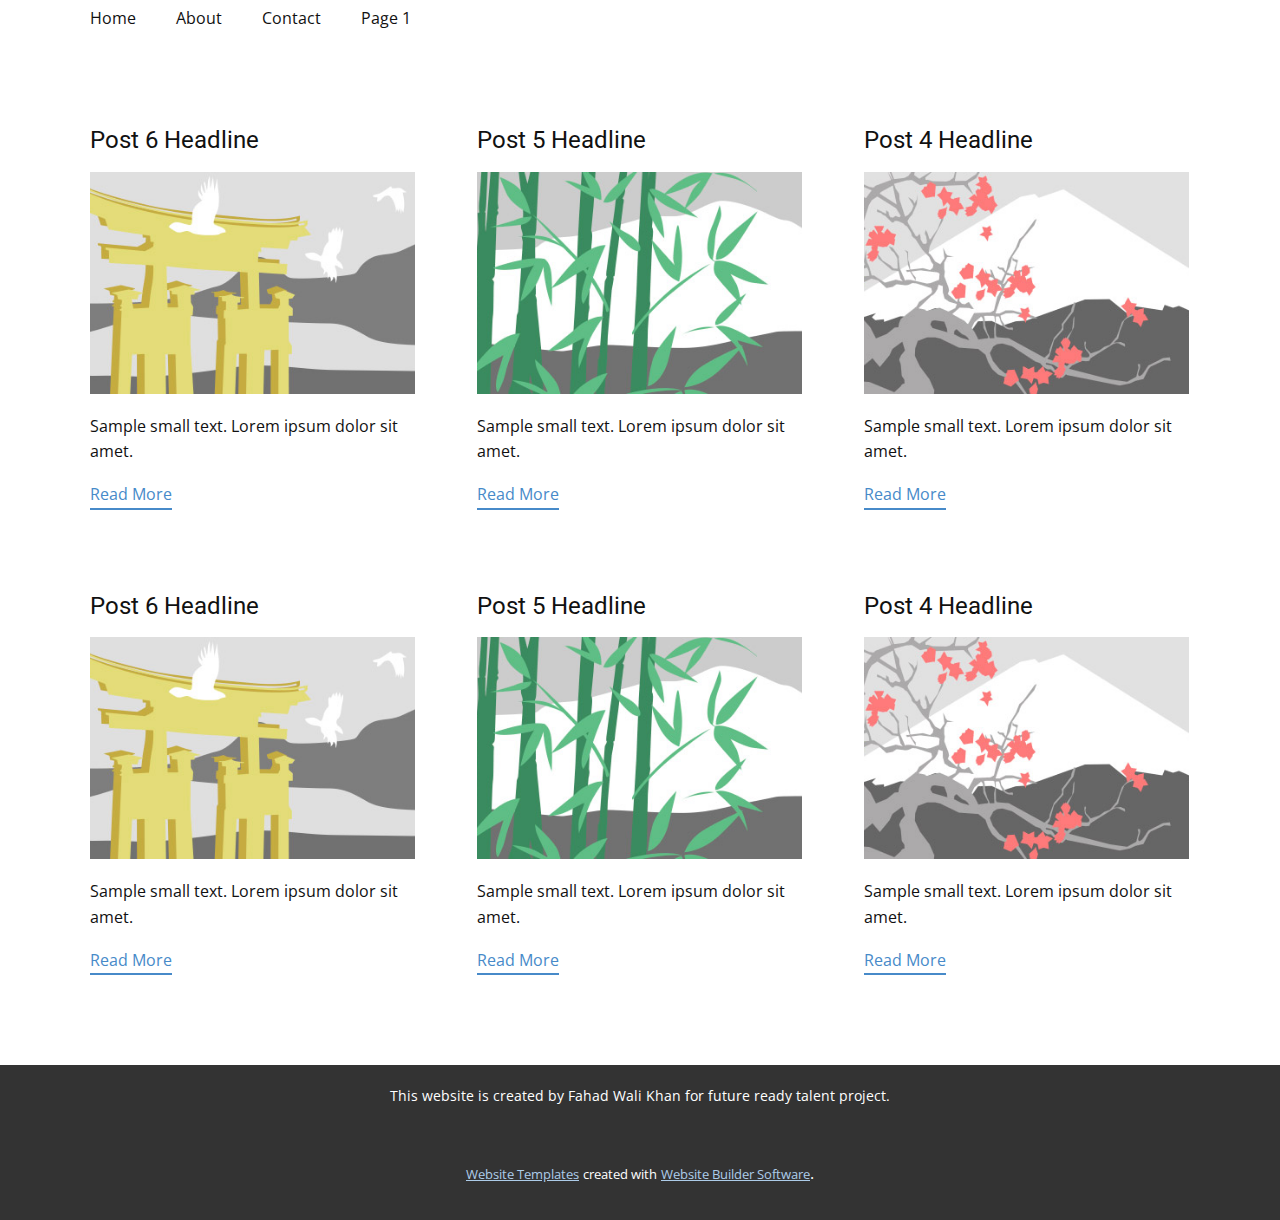
<file: blog/blog.html>
<html style="font-size: 16px;"><head>
    <meta name="viewport" content="width=device-width, initial-scale=1.0">
    <meta charset="utf-8">
    <meta name="keywords" content="">
    <meta name="description" content="">
    <meta name="page_type" content="np-template-header-footer-from-plugin">
    <title>Blog Template</title>
    <link rel="stylesheet" href="../nicepage.css" media="screen">
<link rel="stylesheet" href="../Blog-Template.css" media="screen">
    <script class="u-script" type="text/javascript" src="../jquery.js" defer=""></script>
    <script class="u-script" type="text/javascript" src="../nicepage.js" defer=""></script>
    <meta name="generator" content="Nicepage 4.8.2, nicepage.com">
    <link id="u-theme-google-font" rel="stylesheet" href="https://fonts.googleapis.com/css?family=Roboto:100,100i,300,300i,400,400i,500,500i,700,700i,900,900i|Open+Sans:300,300i,400,400i,500,500i,600,600i,700,700i,800,800i">
    
    
    <script type="application/ld+json">{
		"@context": "http://schema.org",
		"@type": "Organization",
		"name": ""
}</script>
    <meta name="theme-color" content="#478ac9">
  </head>
  <body class="u-body u-xl-mode"><header class="u-clearfix u-header u-header" id="sec-e4b1"><div class="u-clearfix u-sheet u-sheet-1">
        <nav class="u-menu u-menu-dropdown u-offcanvas u-menu-1">
          <div class="menu-collapse" style="font-size: 1rem; letter-spacing: 0px;">
            <a class="u-button-style u-custom-left-right-menu-spacing u-custom-padding-bottom u-custom-top-bottom-menu-spacing u-nav-link u-text-active-palette-1-base u-text-hover-palette-2-base" href="#">
              <svg class="u-svg-link" viewBox="0 0 24 24"><use xmlns:xlink="http://www.w3.org/1999/xlink" xlink:href="#menu-hamburger"></use></svg>
              <svg class="u-svg-content" version="1.1" id="menu-hamburger" viewBox="0 0 16 16" x="0px" y="0px" xmlns:xlink="http://www.w3.org/1999/xlink" xmlns="http://www.w3.org/2000/svg"><g><rect y="1" width="16" height="2"></rect><rect y="7" width="16" height="2"></rect><rect y="13" width="16" height="2"></rect>
</g></svg>
            </a>
          </div>
          <div class="u-nav-container">
            <ul class="u-nav u-unstyled u-nav-1"><li class="u-nav-item"><a class="u-button-style u-nav-link u-text-active-palette-1-base u-text-hover-palette-2-base" href="../Home.html" style="padding: 10px 20px;">Home</a>
</li><li class="u-nav-item"><a class="u-button-style u-nav-link u-text-active-palette-1-base u-text-hover-palette-2-base" href="../About.html" style="padding: 10px 20px;">About</a>
</li><li class="u-nav-item"><a class="u-button-style u-nav-link u-text-active-palette-1-base u-text-hover-palette-2-base" href="../Contact.html" style="padding: 10px 20px;">Contact</a>
</li><li class="u-nav-item"><a class="u-button-style u-nav-link u-text-active-palette-1-base u-text-hover-palette-2-base" href="../Page-1.html" style="padding: 10px 20px;">Page 1</a>
</li></ul>
          </div>
          <div class="u-nav-container-collapse">
            <div class="u-black u-container-style u-inner-container-layout u-opacity u-opacity-95 u-sidenav">
              <div class="u-inner-container-layout u-sidenav-overflow">
                <div class="u-menu-close"></div>
                <ul class="u-align-center u-nav u-popupmenu-items u-unstyled u-nav-2"><li class="u-nav-item"><a class="u-button-style u-nav-link" href="../Home.html">Home</a>
</li><li class="u-nav-item"><a class="u-button-style u-nav-link" href="../About.html">About</a>
</li><li class="u-nav-item"><a class="u-button-style u-nav-link" href="../Contact.html">Contact</a>
</li><li class="u-nav-item"><a class="u-button-style u-nav-link" href="../Page-1.html">Page 1</a>
</li></ul>
              </div>
            </div>
            <div class="u-black u-menu-overlay u-opacity u-opacity-70"></div>
          </div>
        </nav>
      </div></header>
    <section class="u-clearfix u-section-1" id="sec-e6b7">
      <div class="u-clearfix u-sheet u-valign-middle u-sheet-1"><!--blog--><!--blog_options_json--><!--{"type":"Recent","source":"","tags":"","count":""}--><!--/blog_options_json-->
        <div class="u-blog u-expanded-width u-repeater u-repeater-1"><!--blog_post-->
          <div class="u-blog-post u-container-style u-repeater-item u-white u-repeater-item-1">
            <div class="u-container-layout u-similar-container u-valign-top u-container-layout-1"><!--blog_post_header-->
              <h4 class="u-blog-control u-text u-text-1">
                <a class="u-post-header-link" href="../blog/post-5.html"><!--blog_post_header_content-->Post 6 Headline<!--/blog_post_header_content--></a>
              </h4><!--/blog_post_header--><!--blog_post_image-->
              <a class="u-post-header-link" href="../blog/post-5.html"><img alt="" class="u-blog-control u-expanded-width u-image u-image-default u-image-1" src="[data-uri]"></a><!--/blog_post_image--><!--blog_post_content-->
              <div class="u-blog-control u-post-content u-text u-text-2 fr-view">Sample small text. Lorem ipsum dolor sit amet.</div><!--/blog_post_content--><!--blog_post_readmore-->
              <a href="../blog/post-5.html" class="u-blog-control u-border-2 u-border-palette-1-base u-btn u-btn-rectangle u-button-style u-none u-btn-1"><!--blog_post_readmore_content--><!--options_json--><!--{"content":"","defaultValue":"Read More"}--><!--/options_json-->Read More<!--/blog_post_readmore_content--></a><!--/blog_post_readmore-->
            </div>
          </div><div class="u-blog-post u-container-style u-repeater-item u-video-cover u-white">
            <div class="u-container-layout u-similar-container u-valign-top u-container-layout-2"><!--blog_post_header-->
              <h4 class="u-blog-control u-text u-text-3">
                <a class="u-post-header-link" href="../blog/post-4.html"><!--blog_post_header_content-->Post 5 Headline<!--/blog_post_header_content--></a>
              </h4><!--/blog_post_header--><!--blog_post_image-->
              <a class="u-post-header-link" href="../blog/post-4.html"><img alt="" class="u-blog-control u-expanded-width u-image u-image-default u-image-2" src="[data-uri]"></a><!--/blog_post_image--><!--blog_post_content-->
              <div class="u-blog-control u-post-content u-text u-text-4 fr-view">Sample small text. Lorem ipsum dolor sit amet.</div><!--/blog_post_content--><!--blog_post_readmore-->
              <a href="../blog/post-4.html" class="u-blog-control u-border-2 u-border-palette-1-base u-btn u-btn-rectangle u-button-style u-none u-btn-2"><!--blog_post_readmore_content--><!--options_json--><!--{"content":"","defaultValue":"Read More"}--><!--/options_json-->Read More<!--/blog_post_readmore_content--></a><!--/blog_post_readmore-->
            </div>
          </div><div class="u-blog-post u-container-style u-repeater-item u-video-cover u-white">
            <div class="u-container-layout u-similar-container u-valign-top u-container-layout-3"><!--blog_post_header-->
              <h4 class="u-blog-control u-text u-text-5">
                <a class="u-post-header-link" href="../blog/post-3.html"><!--blog_post_header_content-->Post 4 Headline<!--/blog_post_header_content--></a>
              </h4><!--/blog_post_header--><!--blog_post_image-->
              <a class="u-post-header-link" href="../blog/post-3.html"><img alt="" class="u-blog-control u-expanded-width u-image u-image-default u-image-3" src="[data-uri]"></a><!--/blog_post_image--><!--blog_post_content-->
              <div class="u-blog-control u-post-content u-text u-text-6 fr-view">Sample small text. Lorem ipsum dolor sit amet.</div><!--/blog_post_content--><!--blog_post_readmore-->
              <a href="../blog/post-3.html" class="u-blog-control u-border-2 u-border-palette-1-base u-btn u-btn-rectangle u-button-style u-none u-btn-3"><!--blog_post_readmore_content--><!--options_json--><!--{"content":"","defaultValue":"Read More"}--><!--/options_json-->Read More<!--/blog_post_readmore_content--></a><!--/blog_post_readmore-->
            </div>
          </div><div class="u-blog-post u-container-style u-repeater-item u-white u-repeater-item-1">
            <div class="u-container-layout u-similar-container u-valign-top u-container-layout-1"><!--blog_post_header-->
              <h4 class="u-blog-control u-text u-text-1">
                <a class="u-post-header-link" href="../blog/post-2.html"><!--blog_post_header_content-->Post 6 Headline<!--/blog_post_header_content--></a>
              </h4><!--/blog_post_header--><!--blog_post_image-->
              <a class="u-post-header-link" href="../blog/post-2.html"><img alt="" class="u-blog-control u-expanded-width u-image u-image-default u-image-1" src="[data-uri]"></a><!--/blog_post_image--><!--blog_post_content-->
              <div class="u-blog-control u-post-content u-text u-text-2 fr-view">Sample small text. Lorem ipsum dolor sit amet.</div><!--/blog_post_content--><!--blog_post_readmore-->
              <a href="../blog/post-2.html" class="u-blog-control u-border-2 u-border-palette-1-base u-btn u-btn-rectangle u-button-style u-none u-btn-1"><!--blog_post_readmore_content--><!--options_json--><!--{"content":"","defaultValue":"Read More"}--><!--/options_json-->Read More<!--/blog_post_readmore_content--></a><!--/blog_post_readmore-->
            </div>
          </div><div class="u-blog-post u-container-style u-repeater-item u-video-cover u-white">
            <div class="u-container-layout u-similar-container u-valign-top u-container-layout-2"><!--blog_post_header-->
              <h4 class="u-blog-control u-text u-text-3">
                <a class="u-post-header-link" href="../blog/post-1.html"><!--blog_post_header_content-->Post 5 Headline<!--/blog_post_header_content--></a>
              </h4><!--/blog_post_header--><!--blog_post_image-->
              <a class="u-post-header-link" href="../blog/post-1.html"><img alt="" class="u-blog-control u-expanded-width u-image u-image-default u-image-2" src="[data-uri]"></a><!--/blog_post_image--><!--blog_post_content-->
              <div class="u-blog-control u-post-content u-text u-text-4 fr-view">Sample small text. Lorem ipsum dolor sit amet.</div><!--/blog_post_content--><!--blog_post_readmore-->
              <a href="../blog/post-1.html" class="u-blog-control u-border-2 u-border-palette-1-base u-btn u-btn-rectangle u-button-style u-none u-btn-2"><!--blog_post_readmore_content--><!--options_json--><!--{"content":"","defaultValue":"Read More"}--><!--/options_json-->Read More<!--/blog_post_readmore_content--></a><!--/blog_post_readmore-->
            </div>
          </div><div class="u-blog-post u-container-style u-repeater-item u-video-cover u-white">
            <div class="u-container-layout u-similar-container u-valign-top u-container-layout-3"><!--blog_post_header-->
              <h4 class="u-blog-control u-text u-text-5">
                <a class="u-post-header-link" href="../blog/post.html"><!--blog_post_header_content-->Post 4 Headline<!--/blog_post_header_content--></a>
              </h4><!--/blog_post_header--><!--blog_post_image-->
              <a class="u-post-header-link" href="../blog/post.html"><img alt="" class="u-blog-control u-expanded-width u-image u-image-default u-image-3" src="[data-uri]"></a><!--/blog_post_image--><!--blog_post_content-->
              <div class="u-blog-control u-post-content u-text u-text-6 fr-view">Sample small text. Lorem ipsum dolor sit amet.</div><!--/blog_post_content--><!--blog_post_readmore-->
              <a href="../blog/post.html" class="u-blog-control u-border-2 u-border-palette-1-base u-btn u-btn-rectangle u-button-style u-none u-btn-3"><!--blog_post_readmore_content--><!--options_json--><!--{"content":"","defaultValue":"Read More"}--><!--/options_json-->Read More<!--/blog_post_readmore_content--></a><!--/blog_post_readmore-->
            </div>
          </div><!--/blog_post--><!--blog_post-->
          <!--/blog_post--><!--blog_post-->
          <!--/blog_post-->
        </div><!--/blog-->
      </div>
    </section>
    
    
    <footer class="u-align-center u-clearfix u-footer u-grey-80 u-footer" id="sec-8b0a"><div class="u-clearfix u-sheet u-sheet-1">
        <p class="u-small-text u-text u-text-variant u-text-1">This website is created by Fahad Wali Khan for future ready talent project.</p>
      </div></footer>
    <section class="u-backlink u-clearfix u-grey-80">
      <a class="u-link" href="https://nicepage.com/website-templates" target="_blank">
        <span>Website Templates</span>
      </a>
      <p class="u-text">
        <span>created with</span>
      </p>
      <a class="u-link" href="" target="_blank">
        <span>Website Builder Software</span>
      </a>. 
    </section>
  
</body></html>
</file>
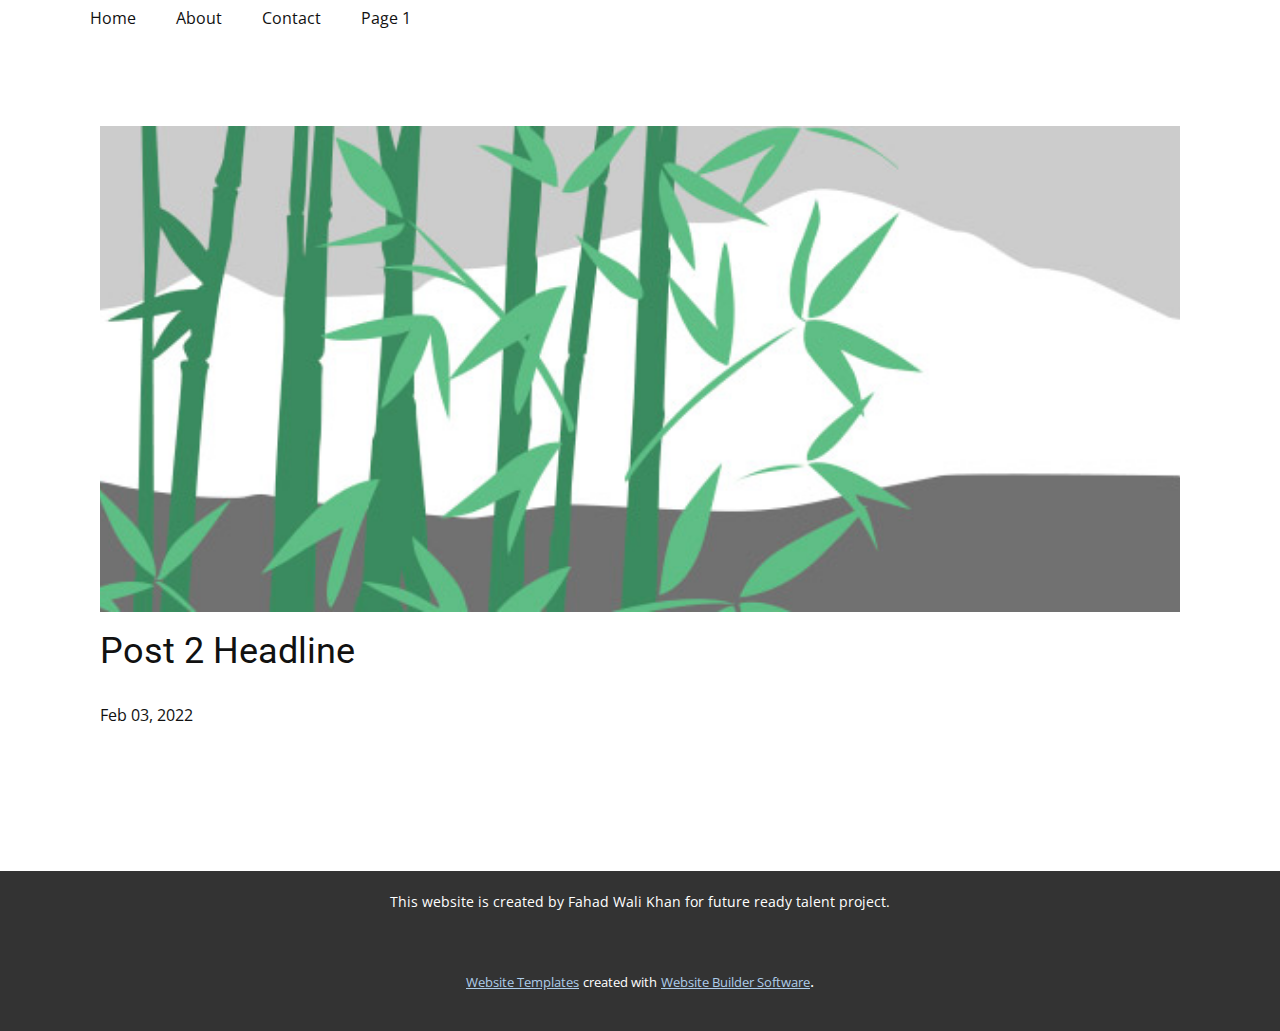
<file: blog/post-1.html>
<!doctype html>
<html style="font-size: 16px;"><head>
    <meta name="viewport" content="width=device-width, initial-scale=1.0">
    <meta charset="utf-8">
    <meta name="keywords" content="Post 6 Headline">
    <meta name="description" content="">
    <meta name="page_type" content="np-template-header-footer-from-plugin">
    <title>Post 2 Headline</title>
    <link rel="stylesheet" href="../nicepage.css" media="screen">
<link rel="stylesheet" href="../Post-Template.css" media="screen">
    <script class="u-script" type="text/javascript" src="../jquery.js" defer=""></script>
    <script class="u-script" type="text/javascript" src="../nicepage.js" defer=""></script>
    <meta name="generator" content="Nicepage 4.8.2, nicepage.com">
    <link id="u-theme-google-font" rel="stylesheet" href="https://fonts.googleapis.com/css?family=Roboto:100,100i,300,300i,400,400i,500,500i,700,700i,900,900i|Open+Sans:300,300i,400,400i,500,500i,600,600i,700,700i,800,800i">
    
    
    <script type="application/ld+json">{
		"@context": "http://schema.org",
		"@type": "Organization",
		"name": ""
}</script>
    <meta name="theme-color" content="#478ac9">
  </head>
  <body class="u-body u-xl-mode"><header class="u-clearfix u-header u-header" id="sec-e4b1"><div class="u-clearfix u-sheet u-sheet-1">
        <nav class="u-menu u-menu-dropdown u-offcanvas u-menu-1">
          <div class="menu-collapse" style="font-size: 1rem; letter-spacing: 0px;">
            <a class="u-button-style u-custom-left-right-menu-spacing u-custom-padding-bottom u-custom-top-bottom-menu-spacing u-nav-link u-text-active-palette-1-base u-text-hover-palette-2-base" href="#">
              <svg class="u-svg-link" viewBox="0 0 24 24"><use xmlns:xlink="http://www.w3.org/1999/xlink" xlink:href="#menu-hamburger"></use></svg>
              <svg class="u-svg-content" version="1.1" id="menu-hamburger" viewBox="0 0 16 16" x="0px" y="0px" xmlns:xlink="http://www.w3.org/1999/xlink" xmlns="http://www.w3.org/2000/svg"><g><rect y="1" width="16" height="2"></rect><rect y="7" width="16" height="2"></rect><rect y="13" width="16" height="2"></rect>
</g></svg>
            </a>
          </div>
          <div class="u-nav-container">
            <ul class="u-nav u-unstyled u-nav-1"><li class="u-nav-item"><a class="u-button-style u-nav-link u-text-active-palette-1-base u-text-hover-palette-2-base" href="../Home.html" style="padding: 10px 20px;">Home</a>
</li><li class="u-nav-item"><a class="u-button-style u-nav-link u-text-active-palette-1-base u-text-hover-palette-2-base" href="../About.html" style="padding: 10px 20px;">About</a>
</li><li class="u-nav-item"><a class="u-button-style u-nav-link u-text-active-palette-1-base u-text-hover-palette-2-base" href="../Contact.html" style="padding: 10px 20px;">Contact</a>
</li><li class="u-nav-item"><a class="u-button-style u-nav-link u-text-active-palette-1-base u-text-hover-palette-2-base" href="../Page-1.html" style="padding: 10px 20px;">Page 1</a>
</li></ul>
          </div>
          <div class="u-nav-container-collapse">
            <div class="u-black u-container-style u-inner-container-layout u-opacity u-opacity-95 u-sidenav">
              <div class="u-inner-container-layout u-sidenav-overflow">
                <div class="u-menu-close"></div>
                <ul class="u-align-center u-nav u-popupmenu-items u-unstyled u-nav-2"><li class="u-nav-item"><a class="u-button-style u-nav-link" href="../Home.html">Home</a>
</li><li class="u-nav-item"><a class="u-button-style u-nav-link" href="../About.html">About</a>
</li><li class="u-nav-item"><a class="u-button-style u-nav-link" href="../Contact.html">Contact</a>
</li><li class="u-nav-item"><a class="u-button-style u-nav-link" href="../Page-1.html">Page 1</a>
</li></ul>
              </div>
            </div>
            <div class="u-black u-menu-overlay u-opacity u-opacity-70"></div>
          </div>
        </nav>
      </div></header>
    <section class="u-align-center u-clearfix u-section-1" id="sec-4ef9">
      <div class="u-clearfix u-sheet u-valign-middle-md u-valign-middle-sm u-valign-middle-xs u-sheet-1"><!--post_details--><!--post_details_options_json--><!--{"source":""}--><!--/post_details_options_json--><!--blog_post-->
        <div class="u-container-style u-expanded-width u-post-details u-post-details-1">
          <div class="u-container-layout u-valign-middle u-container-layout-1"><!--blog_post_image-->
            <img alt="" class="u-blog-control u-expanded-width u-image u-image-default u-image-1" src="[data-uri]"><!--/blog_post_image--><!--blog_post_header-->
            <h2 class="u-blog-control u-text u-text-1">Post 2 Headline</h2><!--/blog_post_header--><!--blog_post_metadata-->
            <div class="u-blog-control u-metadata u-metadata-1"><!--blog_post_metadata_date-->
              <span class="u-meta-date u-meta-icon">Feb 03, 2022</span><!--/blog_post_metadata_date--><!--blog_post_metadata_category-->
              <!--/blog_post_metadata_category--><!--blog_post_metadata_comments-->
              <!--/blog_post_metadata_comments-->
            </div><!--/blog_post_metadata--><!--blog_post_content-->
            <!--/blog_post_content-->
          </div>
        </div><!--/blog_post--><!--/post_details-->
      </div>
    </section>
    
    
    <footer class="u-align-center u-clearfix u-footer u-grey-80 u-footer" id="sec-8b0a"><div class="u-clearfix u-sheet u-sheet-1">
        <p class="u-small-text u-text u-text-variant u-text-1">This website is created by Fahad Wali Khan for future ready talent project.</p>
      </div></footer>
    <section class="u-backlink u-clearfix u-grey-80">
      <a class="u-link" href="https://nicepage.com/website-templates" target="_blank">
        <span>Website Templates</span>
      </a>
      <p class="u-text">
        <span>created with</span>
      </p>
      <a class="u-link" href="" target="_blank">
        <span>Website Builder Software</span>
      </a>. 
    </section>
  
</body></html>
</file>
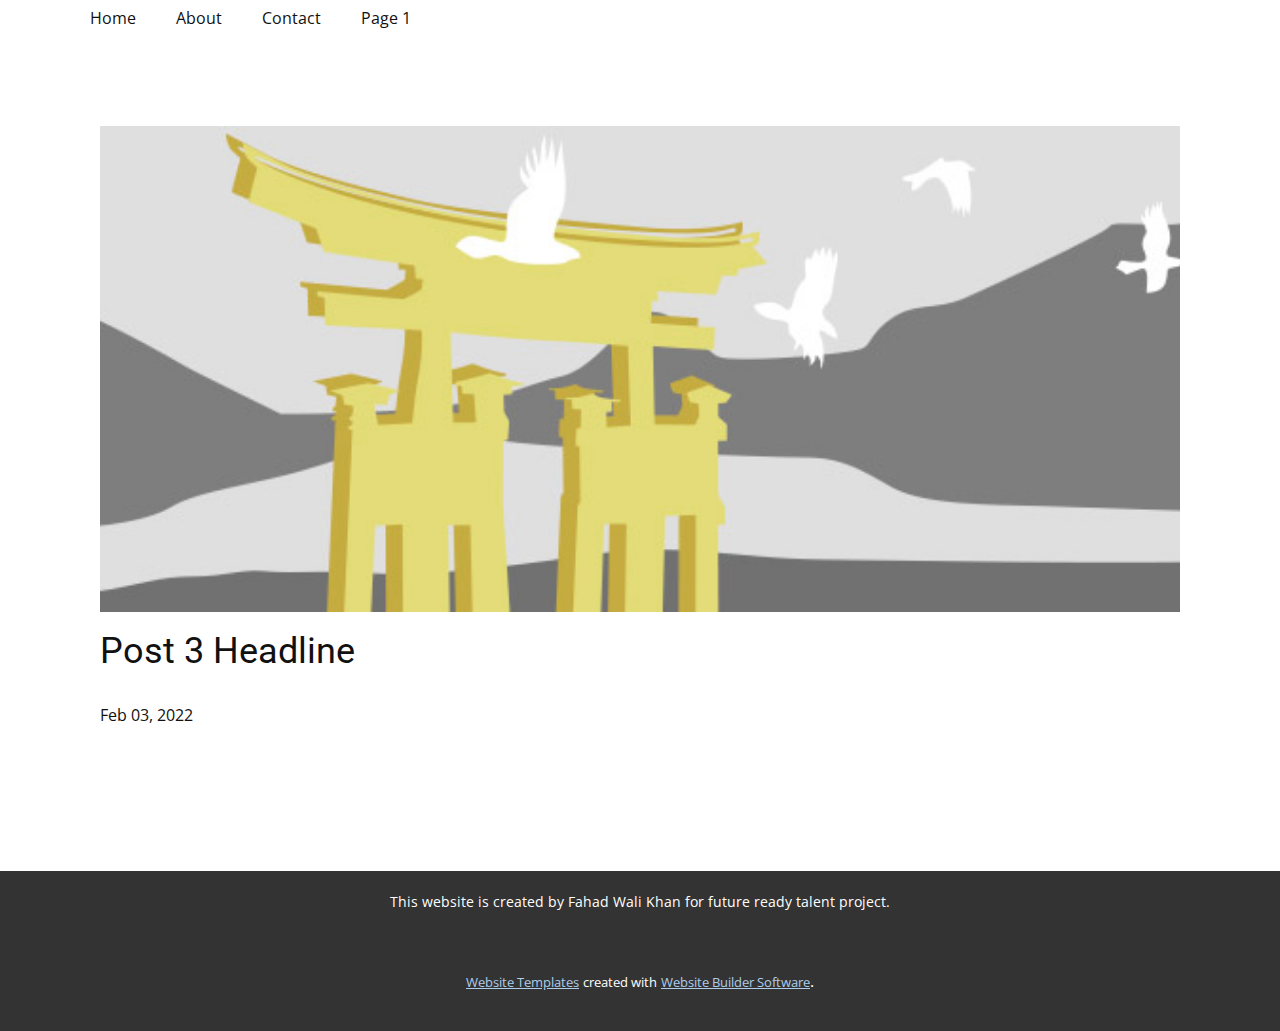
<file: blog/post-2.html>
<!doctype html>
<html style="font-size: 16px;"><head>
    <meta name="viewport" content="width=device-width, initial-scale=1.0">
    <meta charset="utf-8">
    <meta name="keywords" content="Post 6 Headline">
    <meta name="description" content="">
    <meta name="page_type" content="np-template-header-footer-from-plugin">
    <title>Post 3 Headline</title>
    <link rel="stylesheet" href="../nicepage.css" media="screen">
<link rel="stylesheet" href="../Post-Template.css" media="screen">
    <script class="u-script" type="text/javascript" src="../jquery.js" defer=""></script>
    <script class="u-script" type="text/javascript" src="../nicepage.js" defer=""></script>
    <meta name="generator" content="Nicepage 4.8.2, nicepage.com">
    <link id="u-theme-google-font" rel="stylesheet" href="https://fonts.googleapis.com/css?family=Roboto:100,100i,300,300i,400,400i,500,500i,700,700i,900,900i|Open+Sans:300,300i,400,400i,500,500i,600,600i,700,700i,800,800i">
    
    
    <script type="application/ld+json">{
		"@context": "http://schema.org",
		"@type": "Organization",
		"name": ""
}</script>
    <meta name="theme-color" content="#478ac9">
  </head>
  <body class="u-body u-xl-mode"><header class="u-clearfix u-header u-header" id="sec-e4b1"><div class="u-clearfix u-sheet u-sheet-1">
        <nav class="u-menu u-menu-dropdown u-offcanvas u-menu-1">
          <div class="menu-collapse" style="font-size: 1rem; letter-spacing: 0px;">
            <a class="u-button-style u-custom-left-right-menu-spacing u-custom-padding-bottom u-custom-top-bottom-menu-spacing u-nav-link u-text-active-palette-1-base u-text-hover-palette-2-base" href="#">
              <svg class="u-svg-link" viewBox="0 0 24 24"><use xmlns:xlink="http://www.w3.org/1999/xlink" xlink:href="#menu-hamburger"></use></svg>
              <svg class="u-svg-content" version="1.1" id="menu-hamburger" viewBox="0 0 16 16" x="0px" y="0px" xmlns:xlink="http://www.w3.org/1999/xlink" xmlns="http://www.w3.org/2000/svg"><g><rect y="1" width="16" height="2"></rect><rect y="7" width="16" height="2"></rect><rect y="13" width="16" height="2"></rect>
</g></svg>
            </a>
          </div>
          <div class="u-nav-container">
            <ul class="u-nav u-unstyled u-nav-1"><li class="u-nav-item"><a class="u-button-style u-nav-link u-text-active-palette-1-base u-text-hover-palette-2-base" href="../Home.html" style="padding: 10px 20px;">Home</a>
</li><li class="u-nav-item"><a class="u-button-style u-nav-link u-text-active-palette-1-base u-text-hover-palette-2-base" href="../About.html" style="padding: 10px 20px;">About</a>
</li><li class="u-nav-item"><a class="u-button-style u-nav-link u-text-active-palette-1-base u-text-hover-palette-2-base" href="../Contact.html" style="padding: 10px 20px;">Contact</a>
</li><li class="u-nav-item"><a class="u-button-style u-nav-link u-text-active-palette-1-base u-text-hover-palette-2-base" href="../Page-1.html" style="padding: 10px 20px;">Page 1</a>
</li></ul>
          </div>
          <div class="u-nav-container-collapse">
            <div class="u-black u-container-style u-inner-container-layout u-opacity u-opacity-95 u-sidenav">
              <div class="u-inner-container-layout u-sidenav-overflow">
                <div class="u-menu-close"></div>
                <ul class="u-align-center u-nav u-popupmenu-items u-unstyled u-nav-2"><li class="u-nav-item"><a class="u-button-style u-nav-link" href="../Home.html">Home</a>
</li><li class="u-nav-item"><a class="u-button-style u-nav-link" href="../About.html">About</a>
</li><li class="u-nav-item"><a class="u-button-style u-nav-link" href="../Contact.html">Contact</a>
</li><li class="u-nav-item"><a class="u-button-style u-nav-link" href="../Page-1.html">Page 1</a>
</li></ul>
              </div>
            </div>
            <div class="u-black u-menu-overlay u-opacity u-opacity-70"></div>
          </div>
        </nav>
      </div></header>
    <section class="u-align-center u-clearfix u-section-1" id="sec-4ef9">
      <div class="u-clearfix u-sheet u-valign-middle-md u-valign-middle-sm u-valign-middle-xs u-sheet-1"><!--post_details--><!--post_details_options_json--><!--{"source":""}--><!--/post_details_options_json--><!--blog_post-->
        <div class="u-container-style u-expanded-width u-post-details u-post-details-1">
          <div class="u-container-layout u-valign-middle u-container-layout-1"><!--blog_post_image-->
            <img alt="" class="u-blog-control u-expanded-width u-image u-image-default u-image-1" src="[data-uri]"><!--/blog_post_image--><!--blog_post_header-->
            <h2 class="u-blog-control u-text u-text-1">Post 3 Headline</h2><!--/blog_post_header--><!--blog_post_metadata-->
            <div class="u-blog-control u-metadata u-metadata-1"><!--blog_post_metadata_date-->
              <span class="u-meta-date u-meta-icon">Feb 03, 2022</span><!--/blog_post_metadata_date--><!--blog_post_metadata_category-->
              <!--/blog_post_metadata_category--><!--blog_post_metadata_comments-->
              <!--/blog_post_metadata_comments-->
            </div><!--/blog_post_metadata--><!--blog_post_content-->
            <!--/blog_post_content-->
          </div>
        </div><!--/blog_post--><!--/post_details-->
      </div>
    </section>
    
    
    <footer class="u-align-center u-clearfix u-footer u-grey-80 u-footer" id="sec-8b0a"><div class="u-clearfix u-sheet u-sheet-1">
        <p class="u-small-text u-text u-text-variant u-text-1">This website is created by Fahad Wali Khan for future ready talent project.</p>
      </div></footer>
    <section class="u-backlink u-clearfix u-grey-80">
      <a class="u-link" href="https://nicepage.com/website-templates" target="_blank">
        <span>Website Templates</span>
      </a>
      <p class="u-text">
        <span>created with</span>
      </p>
      <a class="u-link" href="" target="_blank">
        <span>Website Builder Software</span>
      </a>. 
    </section>
  
</body></html>
</file>
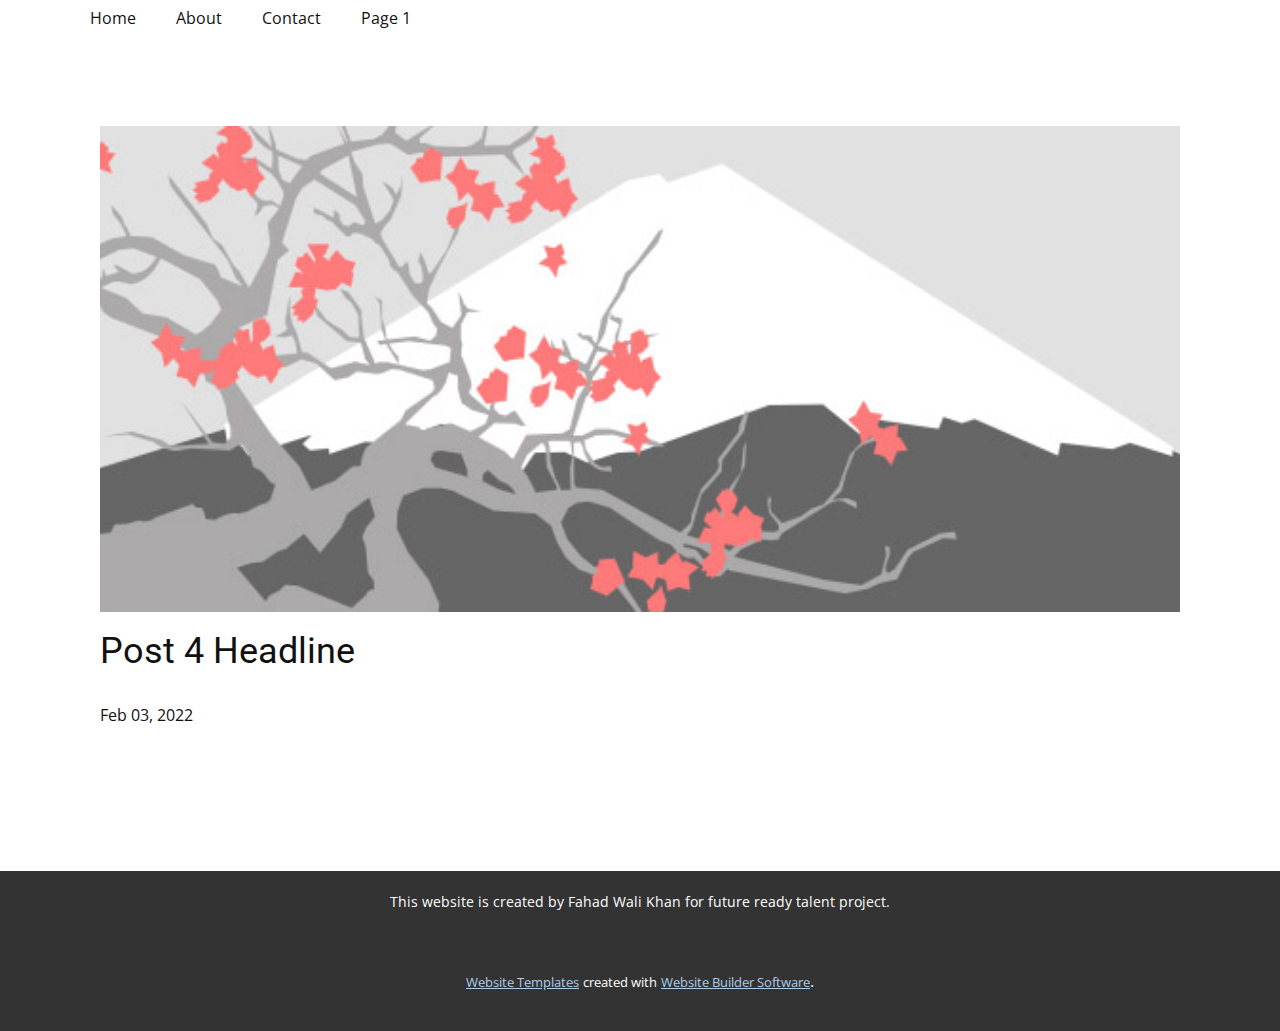
<file: blog/post-3.html>
<!doctype html>
<html style="font-size: 16px;"><head>
    <meta name="viewport" content="width=device-width, initial-scale=1.0">
    <meta charset="utf-8">
    <meta name="keywords" content="Post 6 Headline">
    <meta name="description" content="">
    <meta name="page_type" content="np-template-header-footer-from-plugin">
    <title>Post 4 Headline</title>
    <link rel="stylesheet" href="../nicepage.css" media="screen">
<link rel="stylesheet" href="../Post-Template.css" media="screen">
    <script class="u-script" type="text/javascript" src="../jquery.js" defer=""></script>
    <script class="u-script" type="text/javascript" src="../nicepage.js" defer=""></script>
    <meta name="generator" content="Nicepage 4.8.2, nicepage.com">
    <link id="u-theme-google-font" rel="stylesheet" href="https://fonts.googleapis.com/css?family=Roboto:100,100i,300,300i,400,400i,500,500i,700,700i,900,900i|Open+Sans:300,300i,400,400i,500,500i,600,600i,700,700i,800,800i">
    
    
    <script type="application/ld+json">{
		"@context": "http://schema.org",
		"@type": "Organization",
		"name": ""
}</script>
    <meta name="theme-color" content="#478ac9">
  </head>
  <body class="u-body u-xl-mode"><header class="u-clearfix u-header u-header" id="sec-e4b1"><div class="u-clearfix u-sheet u-sheet-1">
        <nav class="u-menu u-menu-dropdown u-offcanvas u-menu-1">
          <div class="menu-collapse" style="font-size: 1rem; letter-spacing: 0px;">
            <a class="u-button-style u-custom-left-right-menu-spacing u-custom-padding-bottom u-custom-top-bottom-menu-spacing u-nav-link u-text-active-palette-1-base u-text-hover-palette-2-base" href="#">
              <svg class="u-svg-link" viewBox="0 0 24 24"><use xmlns:xlink="http://www.w3.org/1999/xlink" xlink:href="#menu-hamburger"></use></svg>
              <svg class="u-svg-content" version="1.1" id="menu-hamburger" viewBox="0 0 16 16" x="0px" y="0px" xmlns:xlink="http://www.w3.org/1999/xlink" xmlns="http://www.w3.org/2000/svg"><g><rect y="1" width="16" height="2"></rect><rect y="7" width="16" height="2"></rect><rect y="13" width="16" height="2"></rect>
</g></svg>
            </a>
          </div>
          <div class="u-nav-container">
            <ul class="u-nav u-unstyled u-nav-1"><li class="u-nav-item"><a class="u-button-style u-nav-link u-text-active-palette-1-base u-text-hover-palette-2-base" href="../Home.html" style="padding: 10px 20px;">Home</a>
</li><li class="u-nav-item"><a class="u-button-style u-nav-link u-text-active-palette-1-base u-text-hover-palette-2-base" href="../About.html" style="padding: 10px 20px;">About</a>
</li><li class="u-nav-item"><a class="u-button-style u-nav-link u-text-active-palette-1-base u-text-hover-palette-2-base" href="../Contact.html" style="padding: 10px 20px;">Contact</a>
</li><li class="u-nav-item"><a class="u-button-style u-nav-link u-text-active-palette-1-base u-text-hover-palette-2-base" href="../Page-1.html" style="padding: 10px 20px;">Page 1</a>
</li></ul>
          </div>
          <div class="u-nav-container-collapse">
            <div class="u-black u-container-style u-inner-container-layout u-opacity u-opacity-95 u-sidenav">
              <div class="u-inner-container-layout u-sidenav-overflow">
                <div class="u-menu-close"></div>
                <ul class="u-align-center u-nav u-popupmenu-items u-unstyled u-nav-2"><li class="u-nav-item"><a class="u-button-style u-nav-link" href="../Home.html">Home</a>
</li><li class="u-nav-item"><a class="u-button-style u-nav-link" href="../About.html">About</a>
</li><li class="u-nav-item"><a class="u-button-style u-nav-link" href="../Contact.html">Contact</a>
</li><li class="u-nav-item"><a class="u-button-style u-nav-link" href="../Page-1.html">Page 1</a>
</li></ul>
              </div>
            </div>
            <div class="u-black u-menu-overlay u-opacity u-opacity-70"></div>
          </div>
        </nav>
      </div></header>
    <section class="u-align-center u-clearfix u-section-1" id="sec-4ef9">
      <div class="u-clearfix u-sheet u-valign-middle-md u-valign-middle-sm u-valign-middle-xs u-sheet-1"><!--post_details--><!--post_details_options_json--><!--{"source":""}--><!--/post_details_options_json--><!--blog_post-->
        <div class="u-container-style u-expanded-width u-post-details u-post-details-1">
          <div class="u-container-layout u-valign-middle u-container-layout-1"><!--blog_post_image-->
            <img alt="" class="u-blog-control u-expanded-width u-image u-image-default u-image-1" src="[data-uri]"><!--/blog_post_image--><!--blog_post_header-->
            <h2 class="u-blog-control u-text u-text-1">Post 4 Headline</h2><!--/blog_post_header--><!--blog_post_metadata-->
            <div class="u-blog-control u-metadata u-metadata-1"><!--blog_post_metadata_date-->
              <span class="u-meta-date u-meta-icon">Feb 03, 2022</span><!--/blog_post_metadata_date--><!--blog_post_metadata_category-->
              <!--/blog_post_metadata_category--><!--blog_post_metadata_comments-->
              <!--/blog_post_metadata_comments-->
            </div><!--/blog_post_metadata--><!--blog_post_content-->
            <!--/blog_post_content-->
          </div>
        </div><!--/blog_post--><!--/post_details-->
      </div>
    </section>
    
    
    <footer class="u-align-center u-clearfix u-footer u-grey-80 u-footer" id="sec-8b0a"><div class="u-clearfix u-sheet u-sheet-1">
        <p class="u-small-text u-text u-text-variant u-text-1">This website is created by Fahad Wali Khan for future ready talent project.</p>
      </div></footer>
    <section class="u-backlink u-clearfix u-grey-80">
      <a class="u-link" href="https://nicepage.com/website-templates" target="_blank">
        <span>Website Templates</span>
      </a>
      <p class="u-text">
        <span>created with</span>
      </p>
      <a class="u-link" href="" target="_blank">
        <span>Website Builder Software</span>
      </a>. 
    </section>
  
</body></html>
</file>
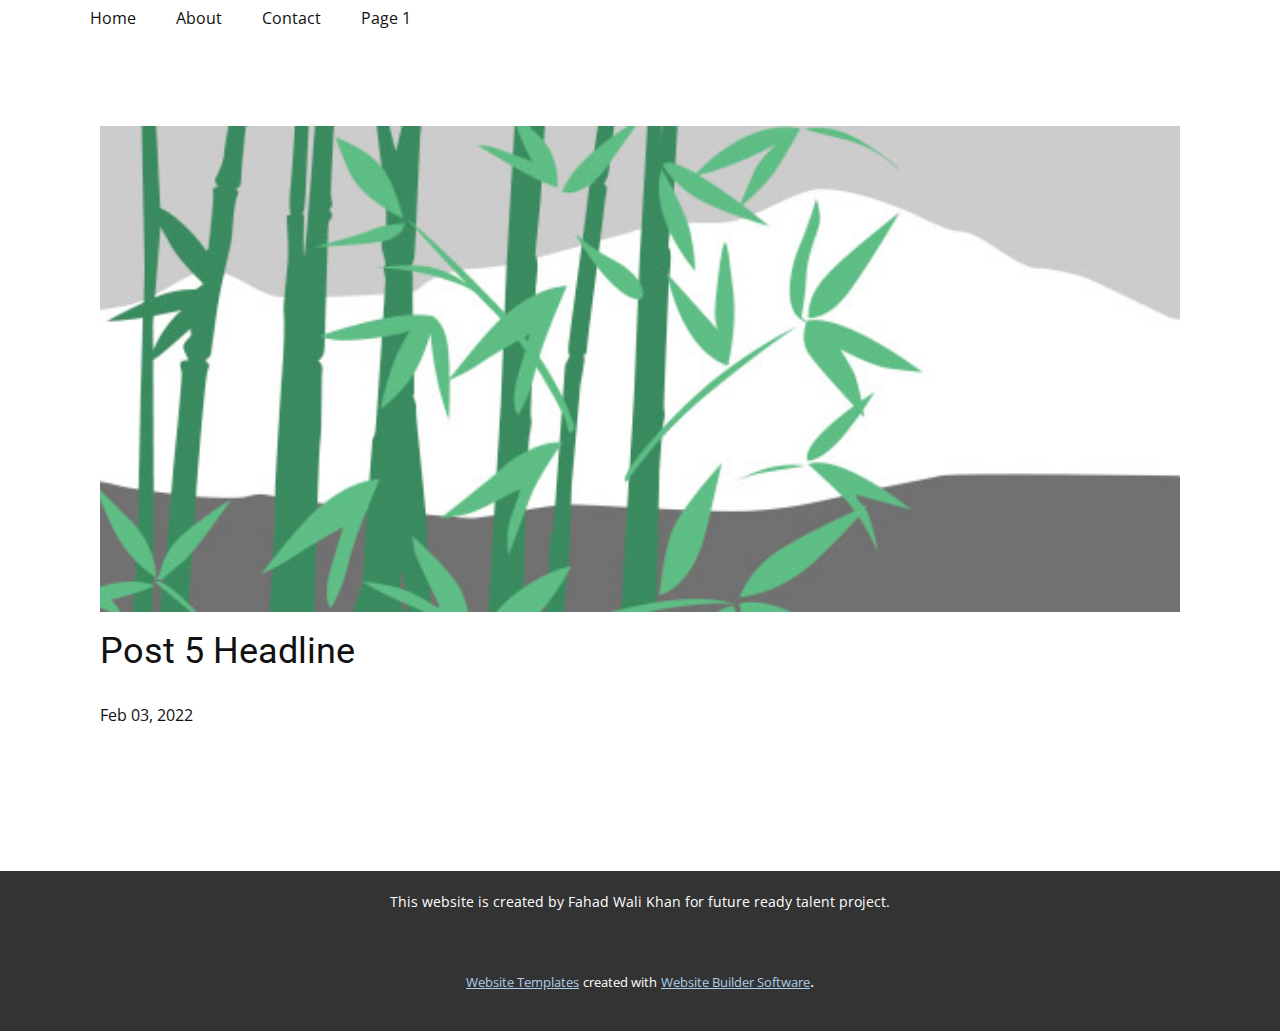
<file: blog/post-4.html>
<!doctype html>
<html style="font-size: 16px;"><head>
    <meta name="viewport" content="width=device-width, initial-scale=1.0">
    <meta charset="utf-8">
    <meta name="keywords" content="Post 6 Headline">
    <meta name="description" content="">
    <meta name="page_type" content="np-template-header-footer-from-plugin">
    <title>Post 5 Headline</title>
    <link rel="stylesheet" href="../nicepage.css" media="screen">
<link rel="stylesheet" href="../Post-Template.css" media="screen">
    <script class="u-script" type="text/javascript" src="../jquery.js" defer=""></script>
    <script class="u-script" type="text/javascript" src="../nicepage.js" defer=""></script>
    <meta name="generator" content="Nicepage 4.8.2, nicepage.com">
    <link id="u-theme-google-font" rel="stylesheet" href="https://fonts.googleapis.com/css?family=Roboto:100,100i,300,300i,400,400i,500,500i,700,700i,900,900i|Open+Sans:300,300i,400,400i,500,500i,600,600i,700,700i,800,800i">
    
    
    <script type="application/ld+json">{
		"@context": "http://schema.org",
		"@type": "Organization",
		"name": ""
}</script>
    <meta name="theme-color" content="#478ac9">
  </head>
  <body class="u-body u-xl-mode"><header class="u-clearfix u-header u-header" id="sec-e4b1"><div class="u-clearfix u-sheet u-sheet-1">
        <nav class="u-menu u-menu-dropdown u-offcanvas u-menu-1">
          <div class="menu-collapse" style="font-size: 1rem; letter-spacing: 0px;">
            <a class="u-button-style u-custom-left-right-menu-spacing u-custom-padding-bottom u-custom-top-bottom-menu-spacing u-nav-link u-text-active-palette-1-base u-text-hover-palette-2-base" href="#">
              <svg class="u-svg-link" viewBox="0 0 24 24"><use xmlns:xlink="http://www.w3.org/1999/xlink" xlink:href="#menu-hamburger"></use></svg>
              <svg class="u-svg-content" version="1.1" id="menu-hamburger" viewBox="0 0 16 16" x="0px" y="0px" xmlns:xlink="http://www.w3.org/1999/xlink" xmlns="http://www.w3.org/2000/svg"><g><rect y="1" width="16" height="2"></rect><rect y="7" width="16" height="2"></rect><rect y="13" width="16" height="2"></rect>
</g></svg>
            </a>
          </div>
          <div class="u-nav-container">
            <ul class="u-nav u-unstyled u-nav-1"><li class="u-nav-item"><a class="u-button-style u-nav-link u-text-active-palette-1-base u-text-hover-palette-2-base" href="../Home.html" style="padding: 10px 20px;">Home</a>
</li><li class="u-nav-item"><a class="u-button-style u-nav-link u-text-active-palette-1-base u-text-hover-palette-2-base" href="../About.html" style="padding: 10px 20px;">About</a>
</li><li class="u-nav-item"><a class="u-button-style u-nav-link u-text-active-palette-1-base u-text-hover-palette-2-base" href="../Contact.html" style="padding: 10px 20px;">Contact</a>
</li><li class="u-nav-item"><a class="u-button-style u-nav-link u-text-active-palette-1-base u-text-hover-palette-2-base" href="../Page-1.html" style="padding: 10px 20px;">Page 1</a>
</li></ul>
          </div>
          <div class="u-nav-container-collapse">
            <div class="u-black u-container-style u-inner-container-layout u-opacity u-opacity-95 u-sidenav">
              <div class="u-inner-container-layout u-sidenav-overflow">
                <div class="u-menu-close"></div>
                <ul class="u-align-center u-nav u-popupmenu-items u-unstyled u-nav-2"><li class="u-nav-item"><a class="u-button-style u-nav-link" href="../Home.html">Home</a>
</li><li class="u-nav-item"><a class="u-button-style u-nav-link" href="../About.html">About</a>
</li><li class="u-nav-item"><a class="u-button-style u-nav-link" href="../Contact.html">Contact</a>
</li><li class="u-nav-item"><a class="u-button-style u-nav-link" href="../Page-1.html">Page 1</a>
</li></ul>
              </div>
            </div>
            <div class="u-black u-menu-overlay u-opacity u-opacity-70"></div>
          </div>
        </nav>
      </div></header>
    <section class="u-align-center u-clearfix u-section-1" id="sec-4ef9">
      <div class="u-clearfix u-sheet u-valign-middle-md u-valign-middle-sm u-valign-middle-xs u-sheet-1"><!--post_details--><!--post_details_options_json--><!--{"source":""}--><!--/post_details_options_json--><!--blog_post-->
        <div class="u-container-style u-expanded-width u-post-details u-post-details-1">
          <div class="u-container-layout u-valign-middle u-container-layout-1"><!--blog_post_image-->
            <img alt="" class="u-blog-control u-expanded-width u-image u-image-default u-image-1" src="[data-uri]"><!--/blog_post_image--><!--blog_post_header-->
            <h2 class="u-blog-control u-text u-text-1">Post 5 Headline</h2><!--/blog_post_header--><!--blog_post_metadata-->
            <div class="u-blog-control u-metadata u-metadata-1"><!--blog_post_metadata_date-->
              <span class="u-meta-date u-meta-icon">Feb 03, 2022</span><!--/blog_post_metadata_date--><!--blog_post_metadata_category-->
              <!--/blog_post_metadata_category--><!--blog_post_metadata_comments-->
              <!--/blog_post_metadata_comments-->
            </div><!--/blog_post_metadata--><!--blog_post_content-->
            <!--/blog_post_content-->
          </div>
        </div><!--/blog_post--><!--/post_details-->
      </div>
    </section>
    
    
    <footer class="u-align-center u-clearfix u-footer u-grey-80 u-footer" id="sec-8b0a"><div class="u-clearfix u-sheet u-sheet-1">
        <p class="u-small-text u-text u-text-variant u-text-1">This website is created by Fahad Wali Khan for future ready talent project.</p>
      </div></footer>
    <section class="u-backlink u-clearfix u-grey-80">
      <a class="u-link" href="https://nicepage.com/website-templates" target="_blank">
        <span>Website Templates</span>
      </a>
      <p class="u-text">
        <span>created with</span>
      </p>
      <a class="u-link" href="" target="_blank">
        <span>Website Builder Software</span>
      </a>. 
    </section>
  
</body></html>
</file>
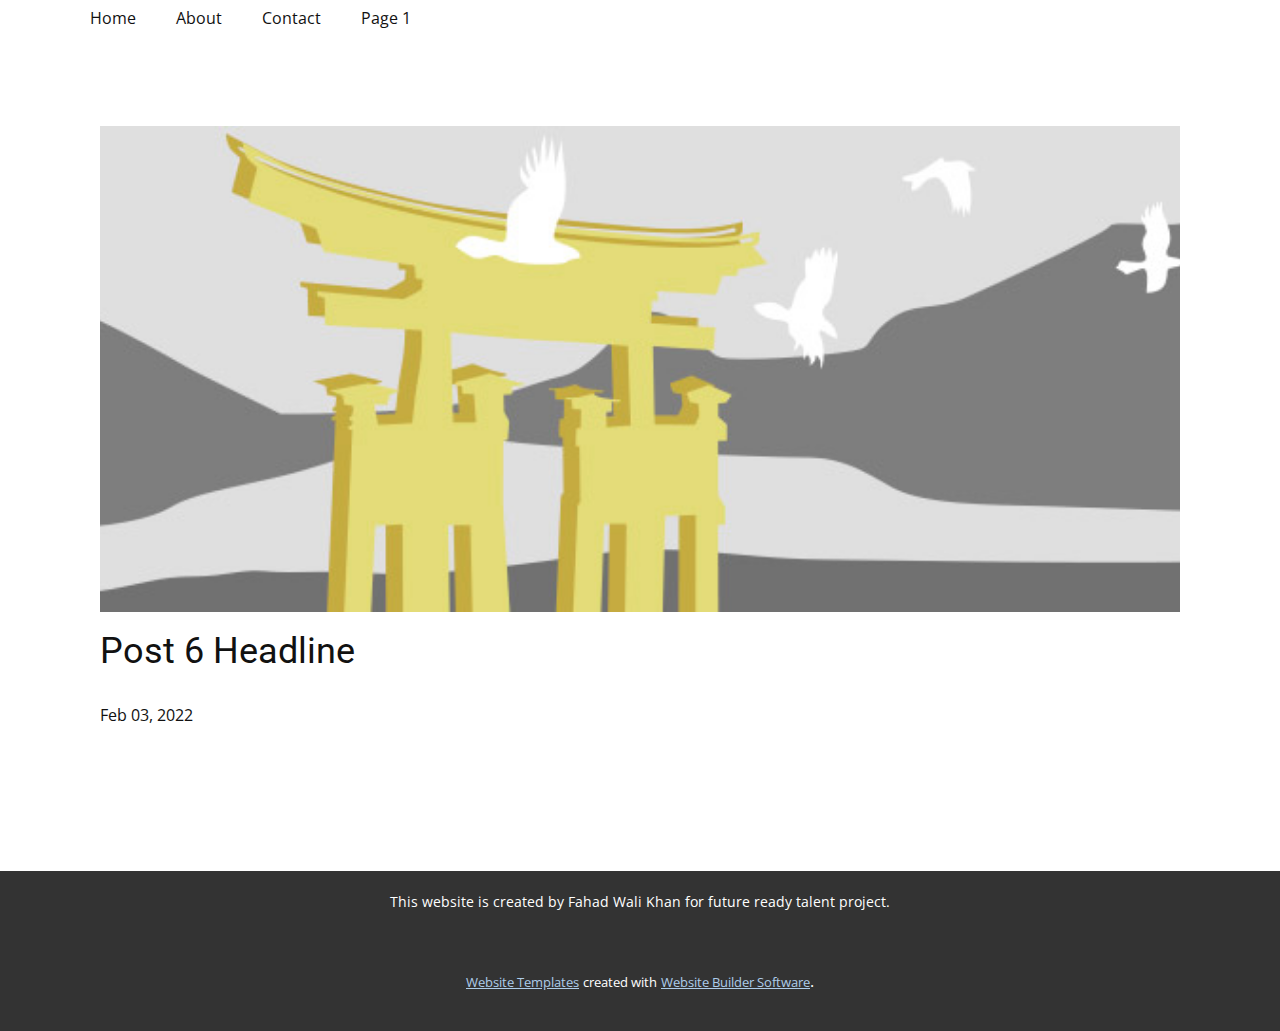
<file: blog/post-5.html>
<!doctype html>
<html style="font-size: 16px;"><head>
    <meta name="viewport" content="width=device-width, initial-scale=1.0">
    <meta charset="utf-8">
    <meta name="keywords" content="Post 6 Headline">
    <meta name="description" content="">
    <meta name="page_type" content="np-template-header-footer-from-plugin">
    <title>Post 6 Headline</title>
    <link rel="stylesheet" href="../nicepage.css" media="screen">
<link rel="stylesheet" href="../Post-Template.css" media="screen">
    <script class="u-script" type="text/javascript" src="../jquery.js" defer=""></script>
    <script class="u-script" type="text/javascript" src="../nicepage.js" defer=""></script>
    <meta name="generator" content="Nicepage 4.8.2, nicepage.com">
    <link id="u-theme-google-font" rel="stylesheet" href="https://fonts.googleapis.com/css?family=Roboto:100,100i,300,300i,400,400i,500,500i,700,700i,900,900i|Open+Sans:300,300i,400,400i,500,500i,600,600i,700,700i,800,800i">
    
    
    <script type="application/ld+json">{
		"@context": "http://schema.org",
		"@type": "Organization",
		"name": ""
}</script>
    <meta name="theme-color" content="#478ac9">
  </head>
  <body class="u-body u-xl-mode"><header class="u-clearfix u-header u-header" id="sec-e4b1"><div class="u-clearfix u-sheet u-sheet-1">
        <nav class="u-menu u-menu-dropdown u-offcanvas u-menu-1">
          <div class="menu-collapse" style="font-size: 1rem; letter-spacing: 0px;">
            <a class="u-button-style u-custom-left-right-menu-spacing u-custom-padding-bottom u-custom-top-bottom-menu-spacing u-nav-link u-text-active-palette-1-base u-text-hover-palette-2-base" href="#">
              <svg class="u-svg-link" viewBox="0 0 24 24"><use xmlns:xlink="http://www.w3.org/1999/xlink" xlink:href="#menu-hamburger"></use></svg>
              <svg class="u-svg-content" version="1.1" id="menu-hamburger" viewBox="0 0 16 16" x="0px" y="0px" xmlns:xlink="http://www.w3.org/1999/xlink" xmlns="http://www.w3.org/2000/svg"><g><rect y="1" width="16" height="2"></rect><rect y="7" width="16" height="2"></rect><rect y="13" width="16" height="2"></rect>
</g></svg>
            </a>
          </div>
          <div class="u-nav-container">
            <ul class="u-nav u-unstyled u-nav-1"><li class="u-nav-item"><a class="u-button-style u-nav-link u-text-active-palette-1-base u-text-hover-palette-2-base" href="../Home.html" style="padding: 10px 20px;">Home</a>
</li><li class="u-nav-item"><a class="u-button-style u-nav-link u-text-active-palette-1-base u-text-hover-palette-2-base" href="../About.html" style="padding: 10px 20px;">About</a>
</li><li class="u-nav-item"><a class="u-button-style u-nav-link u-text-active-palette-1-base u-text-hover-palette-2-base" href="../Contact.html" style="padding: 10px 20px;">Contact</a>
</li><li class="u-nav-item"><a class="u-button-style u-nav-link u-text-active-palette-1-base u-text-hover-palette-2-base" href="../Page-1.html" style="padding: 10px 20px;">Page 1</a>
</li></ul>
          </div>
          <div class="u-nav-container-collapse">
            <div class="u-black u-container-style u-inner-container-layout u-opacity u-opacity-95 u-sidenav">
              <div class="u-inner-container-layout u-sidenav-overflow">
                <div class="u-menu-close"></div>
                <ul class="u-align-center u-nav u-popupmenu-items u-unstyled u-nav-2"><li class="u-nav-item"><a class="u-button-style u-nav-link" href="../Home.html">Home</a>
</li><li class="u-nav-item"><a class="u-button-style u-nav-link" href="../About.html">About</a>
</li><li class="u-nav-item"><a class="u-button-style u-nav-link" href="../Contact.html">Contact</a>
</li><li class="u-nav-item"><a class="u-button-style u-nav-link" href="../Page-1.html">Page 1</a>
</li></ul>
              </div>
            </div>
            <div class="u-black u-menu-overlay u-opacity u-opacity-70"></div>
          </div>
        </nav>
      </div></header>
    <section class="u-align-center u-clearfix u-section-1" id="sec-4ef9">
      <div class="u-clearfix u-sheet u-valign-middle-md u-valign-middle-sm u-valign-middle-xs u-sheet-1"><!--post_details--><!--post_details_options_json--><!--{"source":""}--><!--/post_details_options_json--><!--blog_post-->
        <div class="u-container-style u-expanded-width u-post-details u-post-details-1">
          <div class="u-container-layout u-valign-middle u-container-layout-1"><!--blog_post_image-->
            <img alt="" class="u-blog-control u-expanded-width u-image u-image-default u-image-1" src="[data-uri]"><!--/blog_post_image--><!--blog_post_header-->
            <h2 class="u-blog-control u-text u-text-1">Post 6 Headline</h2><!--/blog_post_header--><!--blog_post_metadata-->
            <div class="u-blog-control u-metadata u-metadata-1"><!--blog_post_metadata_date-->
              <span class="u-meta-date u-meta-icon">Feb 03, 2022</span><!--/blog_post_metadata_date--><!--blog_post_metadata_category-->
              <!--/blog_post_metadata_category--><!--blog_post_metadata_comments-->
              <!--/blog_post_metadata_comments-->
            </div><!--/blog_post_metadata--><!--blog_post_content-->
            <!--/blog_post_content-->
          </div>
        </div><!--/blog_post--><!--/post_details-->
      </div>
    </section>
    
    
    <footer class="u-align-center u-clearfix u-footer u-grey-80 u-footer" id="sec-8b0a"><div class="u-clearfix u-sheet u-sheet-1">
        <p class="u-small-text u-text u-text-variant u-text-1">This website is created by Fahad Wali Khan for future ready talent project.</p>
      </div></footer>
    <section class="u-backlink u-clearfix u-grey-80">
      <a class="u-link" href="https://nicepage.com/website-templates" target="_blank">
        <span>Website Templates</span>
      </a>
      <p class="u-text">
        <span>created with</span>
      </p>
      <a class="u-link" href="" target="_blank">
        <span>Website Builder Software</span>
      </a>. 
    </section>
  
</body></html>
</file>
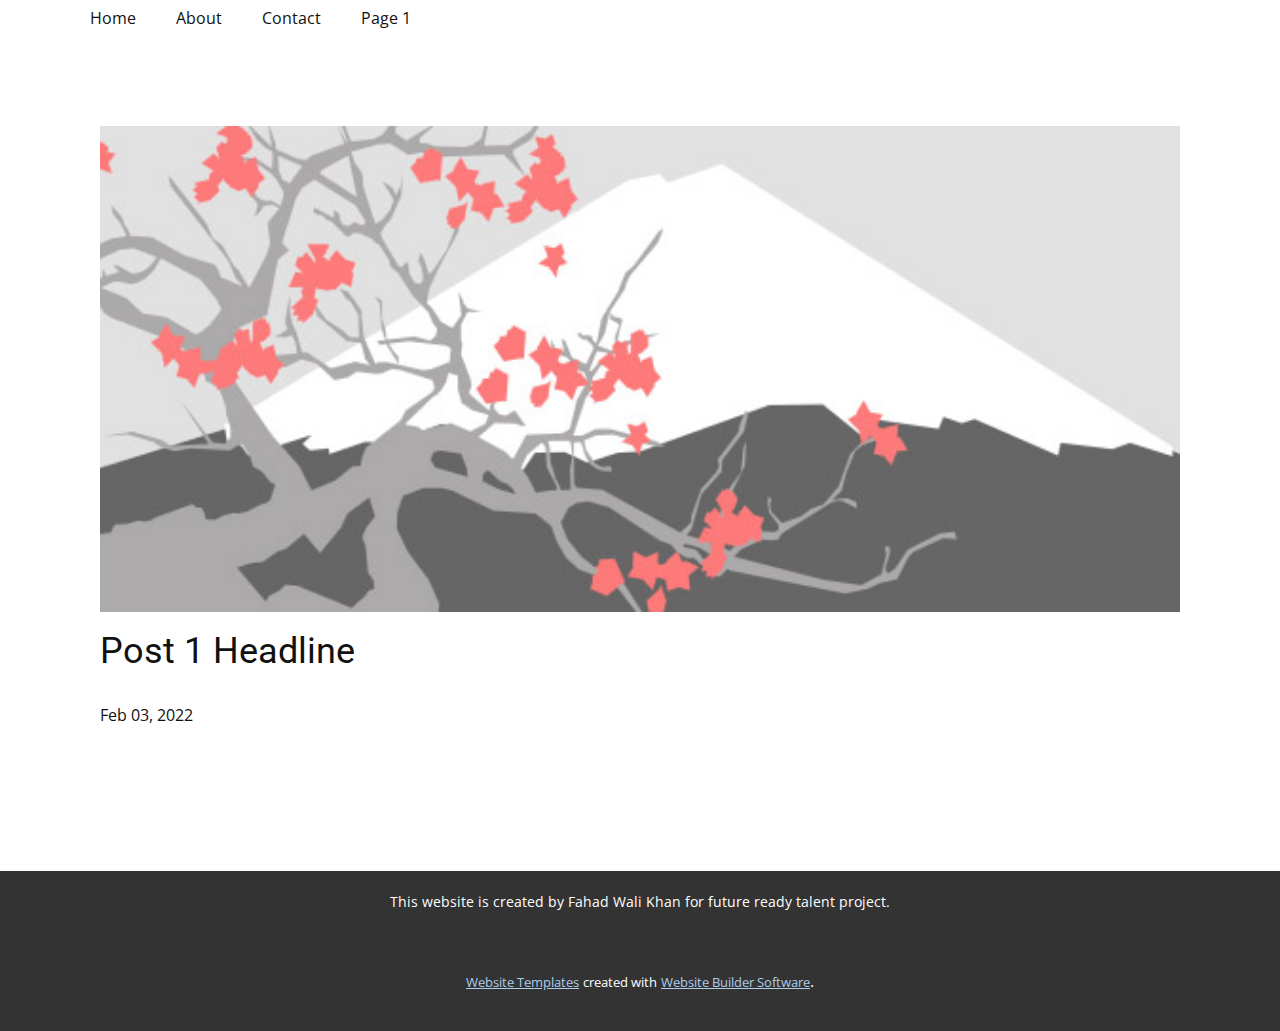
<file: blog/post.html>
<!doctype html>
<html style="font-size: 16px;"><head>
    <meta name="viewport" content="width=device-width, initial-scale=1.0">
    <meta charset="utf-8">
    <meta name="keywords" content="Post 6 Headline">
    <meta name="description" content="">
    <meta name="page_type" content="np-template-header-footer-from-plugin">
    <title>Post 1 Headline</title>
    <link rel="stylesheet" href="../nicepage.css" media="screen">
<link rel="stylesheet" href="../Post-Template.css" media="screen">
    <script class="u-script" type="text/javascript" src="../jquery.js" defer=""></script>
    <script class="u-script" type="text/javascript" src="../nicepage.js" defer=""></script>
    <meta name="generator" content="Nicepage 4.8.2, nicepage.com">
    <link id="u-theme-google-font" rel="stylesheet" href="https://fonts.googleapis.com/css?family=Roboto:100,100i,300,300i,400,400i,500,500i,700,700i,900,900i|Open+Sans:300,300i,400,400i,500,500i,600,600i,700,700i,800,800i">
    
    
    <script type="application/ld+json">{
		"@context": "http://schema.org",
		"@type": "Organization",
		"name": ""
}</script>
    <meta name="theme-color" content="#478ac9">
  </head>
  <body class="u-body u-xl-mode"><header class="u-clearfix u-header u-header" id="sec-e4b1"><div class="u-clearfix u-sheet u-sheet-1">
        <nav class="u-menu u-menu-dropdown u-offcanvas u-menu-1">
          <div class="menu-collapse" style="font-size: 1rem; letter-spacing: 0px;">
            <a class="u-button-style u-custom-left-right-menu-spacing u-custom-padding-bottom u-custom-top-bottom-menu-spacing u-nav-link u-text-active-palette-1-base u-text-hover-palette-2-base" href="#">
              <svg class="u-svg-link" viewBox="0 0 24 24"><use xmlns:xlink="http://www.w3.org/1999/xlink" xlink:href="#menu-hamburger"></use></svg>
              <svg class="u-svg-content" version="1.1" id="menu-hamburger" viewBox="0 0 16 16" x="0px" y="0px" xmlns:xlink="http://www.w3.org/1999/xlink" xmlns="http://www.w3.org/2000/svg"><g><rect y="1" width="16" height="2"></rect><rect y="7" width="16" height="2"></rect><rect y="13" width="16" height="2"></rect>
</g></svg>
            </a>
          </div>
          <div class="u-nav-container">
            <ul class="u-nav u-unstyled u-nav-1"><li class="u-nav-item"><a class="u-button-style u-nav-link u-text-active-palette-1-base u-text-hover-palette-2-base" href="../Home.html" style="padding: 10px 20px;">Home</a>
</li><li class="u-nav-item"><a class="u-button-style u-nav-link u-text-active-palette-1-base u-text-hover-palette-2-base" href="../About.html" style="padding: 10px 20px;">About</a>
</li><li class="u-nav-item"><a class="u-button-style u-nav-link u-text-active-palette-1-base u-text-hover-palette-2-base" href="../Contact.html" style="padding: 10px 20px;">Contact</a>
</li><li class="u-nav-item"><a class="u-button-style u-nav-link u-text-active-palette-1-base u-text-hover-palette-2-base" href="../Page-1.html" style="padding: 10px 20px;">Page 1</a>
</li></ul>
          </div>
          <div class="u-nav-container-collapse">
            <div class="u-black u-container-style u-inner-container-layout u-opacity u-opacity-95 u-sidenav">
              <div class="u-inner-container-layout u-sidenav-overflow">
                <div class="u-menu-close"></div>
                <ul class="u-align-center u-nav u-popupmenu-items u-unstyled u-nav-2"><li class="u-nav-item"><a class="u-button-style u-nav-link" href="../Home.html">Home</a>
</li><li class="u-nav-item"><a class="u-button-style u-nav-link" href="../About.html">About</a>
</li><li class="u-nav-item"><a class="u-button-style u-nav-link" href="../Contact.html">Contact</a>
</li><li class="u-nav-item"><a class="u-button-style u-nav-link" href="../Page-1.html">Page 1</a>
</li></ul>
              </div>
            </div>
            <div class="u-black u-menu-overlay u-opacity u-opacity-70"></div>
          </div>
        </nav>
      </div></header>
    <section class="u-align-center u-clearfix u-section-1" id="sec-4ef9">
      <div class="u-clearfix u-sheet u-valign-middle-md u-valign-middle-sm u-valign-middle-xs u-sheet-1"><!--post_details--><!--post_details_options_json--><!--{"source":""}--><!--/post_details_options_json--><!--blog_post-->
        <div class="u-container-style u-expanded-width u-post-details u-post-details-1">
          <div class="u-container-layout u-valign-middle u-container-layout-1"><!--blog_post_image-->
            <img alt="" class="u-blog-control u-expanded-width u-image u-image-default u-image-1" src="[data-uri]"><!--/blog_post_image--><!--blog_post_header-->
            <h2 class="u-blog-control u-text u-text-1">Post 1 Headline</h2><!--/blog_post_header--><!--blog_post_metadata-->
            <div class="u-blog-control u-metadata u-metadata-1"><!--blog_post_metadata_date-->
              <span class="u-meta-date u-meta-icon">Feb 03, 2022</span><!--/blog_post_metadata_date--><!--blog_post_metadata_category-->
              <!--/blog_post_metadata_category--><!--blog_post_metadata_comments-->
              <!--/blog_post_metadata_comments-->
            </div><!--/blog_post_metadata--><!--blog_post_content-->
            <!--/blog_post_content-->
          </div>
        </div><!--/blog_post--><!--/post_details-->
      </div>
    </section>
    
    
    <footer class="u-align-center u-clearfix u-footer u-grey-80 u-footer" id="sec-8b0a"><div class="u-clearfix u-sheet u-sheet-1">
        <p class="u-small-text u-text u-text-variant u-text-1">This website is created by Fahad Wali Khan for future ready talent project.</p>
      </div></footer>
    <section class="u-backlink u-clearfix u-grey-80">
      <a class="u-link" href="https://nicepage.com/website-templates" target="_blank">
        <span>Website Templates</span>
      </a>
      <p class="u-text">
        <span>created with</span>
      </p>
      <a class="u-link" href="" target="_blank">
        <span>Website Builder Software</span>
      </a>. 
    </section>
  
</body></html>
</file>
